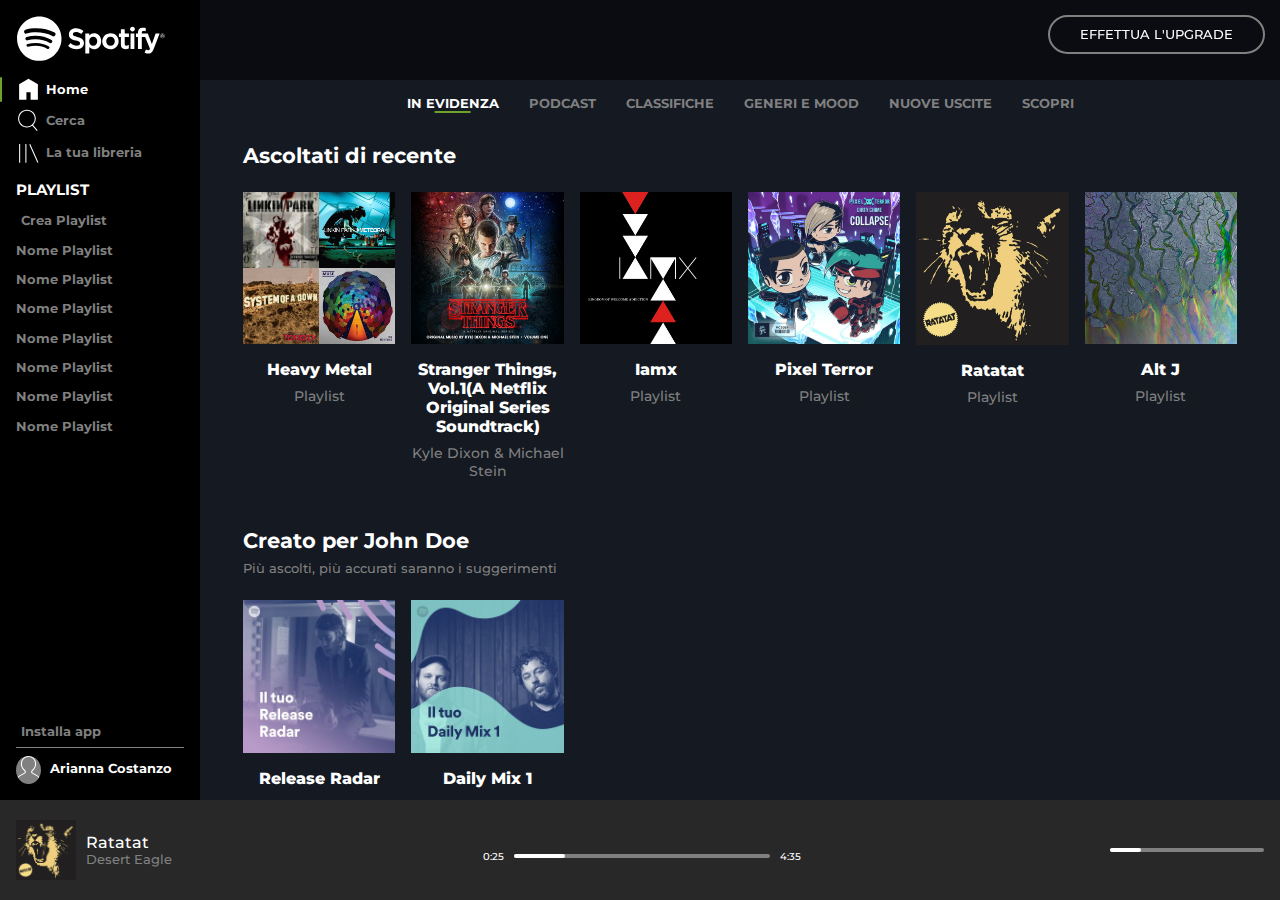
<file: index.html>
<!DOCTYPE html>
<html lang="it">
<head>
    <meta charset="UTF-8">
    <meta name="viewport" content="width=device-width, initial-scale=1.0">
    <meta name="author" content="Arianna Costanzo">
    <meta name="description" content="Spotify">
    <title>Spotify</title>
    <!-- favicon -->
    <link rel="icon" href="img/favicon.ico">
    <!-- google fonts -->
    <link rel="preconnect" href="https://fonts.googleapis.com">
    <link rel="preconnect" href="https://fonts.gstatic.com" crossorigin>
    <link href="https://fonts.googleapis.com/css2?family=Montserrat:wght@400;500;600;700&display=swap" rel="stylesheet">
    <!-- fontawesome -->
    <link rel='stylesheet' href='https://cdnjs.cloudflare.com/ajax/libs/font-awesome/6.5.0/css/all.min.css' integrity='sha512-Avb2QiuDEEvB4bZJYdft2mNjVShBftLdPG8FJ0V7irTLQ8Uo0qcPxh4Plq7G5tGm0rU+1SPhVotteLpBERwTkw==' crossorigin='anonymous'>
    <!-- stile -->
    <link rel="stylesheet" href="stile/style.css">
    <link rel="stylesheet" href="stile/responsive.css">
    
</head>
<body>
    <!-- main division -->
    <div class="main-division">

        <!-- body content -->
        <div class="body-content">
          
            <!-- sidebar -->
             <div class="sidebar">
                 <div class="sidebar-content">
                    <div class="sidebar-header">
                        <img class="d-sm-none" src="img/logo-small.svg" alt="logo spotify" id="spotify-logo">
                        <img class="d-none d-sm-block" id="spotify-logo-large" src="img/logo.svg" alt="spotify-logo">
                    </div>

                    <!-- sidebar nav -->
                    <ul class="sidebar-nav">
                        <li class="selected-category-side">
                            <img src="img/home.svg" alt="home icon">
                            <span class="d-none d-sm-inline">Home</span>
                        </li>
                        <li>
                            <img src="img/search.svg" alt="search icon">
                            <span class="d-none d-sm-inline">Cerca</span>
                        </li>
                        <li>
                            <img src="img/libreria.svg" alt="librery icon">
                            <span class="d-none d-sm-inline">La tua libreria</span>
                        </li>
                    </ul>

                    <!-- playlist -->
                    <div class="playlists d-none d-sm-block">
                        <h3>Playlist</h3>
                        <ul>
                            <li>
                                <i class="fa-solid fa-square-plus"></i>
                                Crea Playlist
                            </li>
                            <li>Nome Playlist</li>
                            <li>Nome Playlist</li>
                            <li>Nome Playlist</li>
                            <li>Nome Playlist</li>
                            <li>Nome Playlist</li>
                            <li>Nome Playlist</li>
                            <li>Nome Playlist</li>
                        </ul>
                    </div>
                </div>

                <!-- sidebar footer -->
                <div class="sidebar-footer">
                    <div class="install">
                        <i class="fa-regular fa-circle-down"></i>
                        <span class="d-none d-sm-inline">Installa app</span>

                    </div>
                    <div class="separator d-none d-sm-block"></div>
                    <div class="user">
                        <div class="profile-pic">
                            <img src="img/profile.svg" alt="profile picture">
                        </div>
                        <span class="d-none d-sm-inline">Arianna Costanzo</span>
                        
                    </div>
                </div>
            </div>
            <!-- fine sidebar -->


            <!-- main content container -->
            <div class="main-content-container">

                <!-- header -->
                <header>
                    <span class="btn"><a href="#">effettua l'upgrade</a></span>
                </header>
                <!-- fine header -->

                <!-- main -->
                <main class="container">

                    <!-- main navbar -->
                    <ul class="main-navbar">
                        <li class="active"><a href="#">in evidenza</a></li>
                        <li><a href="podcast.html">podcast</a></li>
                        <li><a href="classifiche.html">classifiche</a></li>
                        <li><a href="generi_mood.html">generi e mood</a></li>
                        <li><a href="nuove_uscite.html">nuove uscite</a></li>
                        <li><a href="scopri.html">scopri</a></li>
                    </ul>

                    <!-- section recently played -->
                    <section class="recently played">
                        <h2>Ascoltati di recente</h2>
                        <div class="row">
                            <div class="col">
                                <figure class="main-img-container" id="img-division-container">
                                    <img class="img-division" src="img/linkin_park.jpg" alt="linkin park">
                                    <img class="img-division" src="img/linkin_park2.jpg" alt="linkin park album 2">
                                    <img class="img-division" src="img/soad.jpg" alt="system of a dawn album">
                                    <img class="img-division" src="img/muse.jpg" alt="muse album">
                                    <div class="play-btn">
                                        <i class="fa-regular fa-circle-play"></i>
                                    </div>
                                </figure>
                                <div class="card">
                                    <p>Heavy Metal</p>
                                    <p>Playlist</p>
                                </div>
                            </div>
                            <div class="col">
                                <figure class="main-img-container">
                                    <img src="img/stranger.jpeg" alt="stranger things album">
                                    <div class="play-btn">
                                        <i class="fa-regular fa-circle-play"></i>
                                    </div>
                                </figure>
                                <div class="card">
                                    <p>Stranger Things, Vol.1(a Netflix Original Series Soundtrack)</p>
                                    <p>Kyle Dixon & Michael Stein</p>
                                </div>
                            </div>
                            <div class="col">
                                <figure class="main-img-container">
                                    <img src="img/iamx.jpg" alt="iamx album">
                                    <div class="play-btn">
                                        <i class="fa-regular fa-circle-play"></i>
                                    </div>
                                </figure>
                                <div class="card">
                                    <p>Iamx</p>
                                    <p>Playlist</p>
                                </div>
                            </div>
                            <div class="col">
                                <figure class="main-img-container">
                                    <img src="img/pixel_terror.jpg" alt="pixel terror album">
                                    <div class="play-btn">
                                        <i class="fa-regular fa-circle-play"></i>
                                    </div>
                                </figure>
                                <div class="card">
                                    <p>Pixel Terror</p>
                                    <p>Playlist</p>
                                </div>
                            </div>
                            <div class="col">
                                <figure class="main-img-container">
                                    <img src="img/ratatat.jpg" alt="ratatat album">
                                    <div class="play-btn">
                                        <i class="fa-regular fa-circle-play"></i>
                                    </div>
                                </figure>
                                <div class="card">
                                    <p>Ratatat</p>
                                    <p>Playlist</p>
                                </div>
                            </div>
                            <div class="col">
                                <figure class="main-img-container">
                                    <img src="img/altj.png" alt="alt j album">
                                    <div class="play-btn">
                                        <i class="fa-regular fa-circle-play"></i>
                                    </div>
                                </figure>
                                <div class="card">
                                    <p>Alt J</p>
                                    <p>Playlist</p>
                                </div>
                            </div>
                        </div>
                    </section>

                        <!-- section created for -->
                    <section class="created-for">
                        <h2>Creato per John Doe</h2>
                        <p>Più ascolti, più accurati saranno i suggerimenti</p>
                        <div class="row">
                            <div class="col">
                                <figure class="main-img-container">
                                    <img src="img/radar.jpeg" alt="radar">
                                    <div class="play-btn">
                                        <i class="fa-regular fa-circle-play"></i>
                                    </div>
                                </figure>
                                <div class="card">
                                    <p>Release Radar</p>
                                </div>
                            </div>
                            <div class="col">
                                <figure class="main-img-container">
                                    <img src="img/mixdaily.jpeg" alt="daily mix">
                                    <div class="play-btn">
                                        <i class="fa-regular fa-circle-play"></i>
                                    </div>
                                </figure>
                                <div class="card">
                                    <p>Daily Mix 1</p>
                                </div>
                            </div>
                        </div>

                        <!-- section most popular artists -->
                    </section>
                    <section class="most-popular">
                        <h2>Artisti più popolari</h2>
                        <p>Più ascolti, più accurati saranno i suggerimenti</p>
                        <div class="row">
                            <div class="col">
                                <figure class="main-img-container img-circle-container">
                                    <img src="img/youg.jpeg" alt="lana del rey album">
                                    <div class="play-btn">
                                        <i class="fa-regular fa-circle-play"></i>
                                    </div>
                                </figure>
                                <div class="card">
                                    <p>Lana Del Rey</p>
                                </div>
                            </div>
                            <div class="col">
                                <figure class="main-img-container img-circle-container">
                                    <img src="img/einaudi.jpeg" alt="ludovico einaudi">
                                    <div class="play-btn">
                                        <i class="fa-regular fa-circle-play"></i>
                                    </div>
                                </figure>
                                <div class="card">
                                    <p>Ludovico Einaudi</p>
                                </div>
                            </div>
                        </div>
                    </section>

                </main>
                <!-- fine main -->

            </div> 
            <!-- fine main content container -->
        </div>

        <!-- footer -->
        <footer>

            <!-- footer left -->
            <div class="player-left">
                <div class="player-img">
                    <img src="img/ratatat.jpg" alt="ratatat album ">
                </div>
                <div class="player-song">
                    <p>Ratatat</p>
                    <p>Desert Eagle</p>
                </div>
                <div class="player-left-icons d-md-flex">
                    <i class="fa-regular fa-heart"></i>
                    <i class="fa-regular fa-folder"></i>
                </div>
            </div>

            <!-- footer central -->
            <div class="player-central">
                <div class="player-top">
                    <i class="fa-solid fa-shuffle"></i>
                    <i class="fa-solid fa-backward-step"></i>
                    <i class="fa-regular fa-circle-play"></i>
                    <i class="fa-solid fa-forward-step"></i>
                    <i class="fa-solid fa-rotate-right"></i>
                </div>
                <div class="player-bottom">
                    <span>0:25</span>
                    <div class="player-time"></div>
                    <span>4:35</span>
                </div>
            </div>

            <!-- footer right -->
            <div class="player-right">
                <i class="fa-solid fa-list"></i>
                <i class="fa-solid fa-display"></i>
                <i class="fa-solid fa-volume-high"></i>
                <div class="player-time player-volume"></div>
            </div>
        </footer>
        <!-- fine footer -->

    </div>
    <!-- fine main division -->
</body>
</html>
</file>
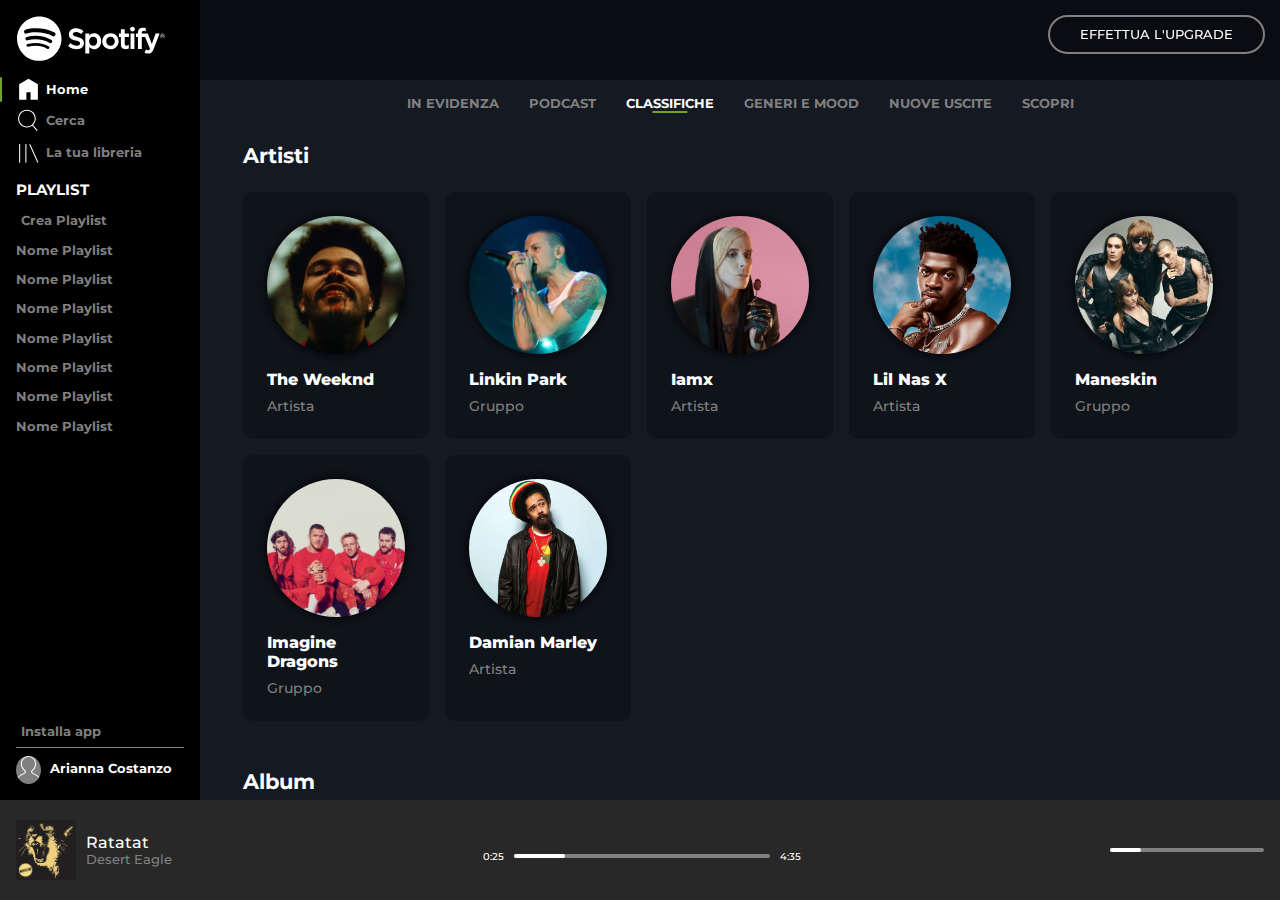
<file: classifiche.html>
<!DOCTYPE html>
<html lang="it">
<head>
    <meta charset="UTF-8">
    <meta name="viewport" content="width=device-width, initial-scale=1.0">
    <meta name="author" content="Arianna Costanzo">
    <meta name="description" content="Spotify">
    <title>Spotify</title>
    <!-- favicon -->
    <link rel="icon" href="img/favicon.ico">
    <!-- google fonts -->
    <link rel="preconnect" href="https://fonts.googleapis.com">
    <link rel="preconnect" href="https://fonts.gstatic.com" crossorigin>
    <link href="https://fonts.googleapis.com/css2?family=Montserrat:wght@400;500;600;700&display=swap" rel="stylesheet">
    <!-- fontawesome -->
    <link rel='stylesheet' href='https://cdnjs.cloudflare.com/ajax/libs/font-awesome/6.5.0/css/all.min.css' integrity='sha512-Avb2QiuDEEvB4bZJYdft2mNjVShBftLdPG8FJ0V7irTLQ8Uo0qcPxh4Plq7G5tGm0rU+1SPhVotteLpBERwTkw==' crossorigin='anonymous'>
    <!-- stile -->
    <link rel="stylesheet" href="stile/style.css">
    <link rel="stylesheet" href="stile/classifiche.css">
    <link rel="stylesheet" href="stile/responsive.css">
    
</head>
<body>
    <!-- main division -->
    <div class="main-division">

        <!-- body content -->
        <div class="body-content">
          
            <!-- sidebar -->
             <div class="sidebar">
                 <div class="sidebar-content">
                    <div class="sidebar-header">
                        <img class="d-sm-none" src="img/logo-small.svg" alt="logo spotify" id="spotify-logo">
                        <img class="d-none d-sm-block" id="spotify-logo-large" src="img/logo.svg" alt="spotify-logo">
                    </div>

                    <!-- sidebar nav -->
                    <ul class="sidebar-nav">
                        <li class="selected-category-side">
                            <img src="img/home.svg" alt="home icon">
                            <span class="d-none d-sm-inline">Home</span>
                        </li>
                        <li>
                            <img src="img/search.svg" alt="search icon">
                            <span class="d-none d-sm-inline">Cerca</span>
                        </li>
                        <li>
                            <img src="img/libreria.svg" alt="librery icon">
                            <span class="d-none d-sm-inline">La tua libreria</span>
                        </li>
                    </ul>

                    <!-- playlist -->
                    <div class="playlists d-none d-sm-block">
                        <h3>Playlist</h3>
                        <ul>
                            <li>
                                <i class="fa-solid fa-square-plus"></i>
                                Crea Playlist
                            </li>
                            <li>Nome Playlist</li>
                            <li>Nome Playlist</li>
                            <li>Nome Playlist</li>
                            <li>Nome Playlist</li>
                            <li>Nome Playlist</li>
                            <li>Nome Playlist</li>
                            <li>Nome Playlist</li>
                        </ul>
                    </div>
                </div>

                <!-- sidebar footer -->
                <div class="sidebar-footer">
                    <div class="install">
                        <i class="fa-regular fa-circle-down"></i>
                        <span class="d-none d-sm-inline">Installa app</span>

                    </div>
                    <div class="separator d-none d-sm-block"></div>
                    <div class="user">
                        <div class="profile-pic">
                            <img src="img/profile.svg" alt="profile picture">
                        </div>
                        <span class="d-none d-sm-inline">Arianna Costanzo</span>
                        
                    </div>
                </div>
            </div>
            <!-- fine sidebar -->


            <!-- main content container -->
            <div class="main-content-container">

                <!-- header -->
                <header>
                    <span class="btn"><a href="#">effettua l'upgrade</a></span>
                </header>
                <!-- fine header -->

                <!-- main -->
                <main class="container">

                    <!-- main navbar -->
                    <ul class="main-navbar">
                        <li ><a href="index.html">in evidenza</a></li>
                        <li><a href="podcast.html">podcast</a></li>
                        <li class="active"><a href="#">classifiche</a></li>
                        <li><a href="generi_mood.html">generi e mood</a></li>
                        <li><a href="nuove_uscite.html">nuove uscite</a></li>
                        <li><a href="scopri.html">scopri</a></li>
                    </ul>

                   <!-- sezione artisti -->
                    <section>
                        <h2>Artisti</h2>
                        <div class="row">
                            <div class="classifiche-col">
                                <div class="space">
                                    <figure class="main-img-container img-circle-container">
                                        <img src="img/the_weeknd.jpg" alt="the weeknd">
                                    </figure>
                                    <div class="card">
                                        <p>The Weeknd</p>
                                        <p>Artista</p>
                                    </div>
                                    <div class="like">
                                        <i class="fa-regular fa-heart"></i>
                                        <i class="fa-solid fa-heart"></i>
                                    </div>
                                </div>
                            </div>
                            <div class="classifiche-col">
                                <div class="space">
                                    <figure class="main-img-container img-circle-container">
                                        <img src="img/chester.jpg" alt="linkin park">
                                    </figure>
                                    <div class="card">
                                        <p>Linkin Park</p>
                                        <p>Gruppo</p>
                                    </div>
                                    <div class="like">
                                        <i class="fa-regular fa-heart"></i>
                                        <i class="fa-solid fa-heart"></i>
                                    </div>
                                </div>
                            </div>
                            <div class="classifiche-col">
                                <div class="space">
                                    <figure class="main-img-container img-circle-container">
                                        <img src="img/iamx.avif" alt="linkin park">
                                    </figure>
                                    <div class="card">
                                        <p>Iamx</p>
                                        <p>Artista</p>
                                    </div>
                                    <div class="like">
                                        <i class="fa-regular fa-heart"></i>
                                        <i class="fa-solid fa-heart"></i>
                                    </div>
                                </div>
                            </div>
                            <div class="classifiche-col">
                                <div class="space">
                                    <figure class="main-img-container img-circle-container">
                                        <img src="img/hiphop.jpg" alt="linkin park">
                                    </figure>
                                    <div class="card">
                                        <p>Lil Nas X</p>
                                        <p>Artista</p>
                                    </div>
                                    <div class="like">
                                        <i class="fa-regular fa-heart"></i>
                                        <i class="fa-solid fa-heart"></i>
                                    </div>
                                </div>
                            </div>
                            <div class="classifiche-col">
                                <div class="space">
                                    <figure class="main-img-container img-circle-container">
                                        <img src="img/maneskin.jpg" alt="linkin park">
                                    </figure>
                                    <div class="card">
                                        <p>Maneskin</p>
                                        <p>Gruppo</p>
                                    </div>
                                    <div class="like">
                                        <i class="fa-regular fa-heart"></i>
                                        <i class="fa-solid fa-heart"></i>
                                    </div>
                                </div>
                            </div>
                            <div class="classifiche-col">
                                <div class="space">
                                    <figure class="main-img-container img-circle-container">
                                        <img src="img/imagine.jpg" alt="linkin park">
                                    </figure>
                                    <div class="card">
                                        <p>Imagine Dragons</p>
                                        <p>Gruppo</p>
                                    </div>
                                    <div class="like">
                                        <i class="fa-regular fa-heart"></i>
                                        <i class="fa-solid fa-heart"></i>
                                    </div>
                                </div>
                            </div>
                            <div class="classifiche-col">
                                <div class="space">
                                    <figure class="main-img-container img-circle-container">
                                        <img src="img/damian.jpg" alt="linkin park">
                                    </figure>
                                    <div class="card">
                                        <p>Damian Marley</p>
                                        <p>Artista</p>
                                    </div>
                                    <div class="like">
                                        <i class="fa-regular fa-heart"></i>
                                        <i class="fa-solid fa-heart"></i>
                                    </div>
                                </div>
                            </div>
                        </div>
                    </section>
                    <!-- sezione artisti -->

                    <!-- sezione album -->
                    <section>
                        <h2>Album</h2>
                        <div class="row">
                            <div class="classifiche-col">
                                <div class="space">
                                    <figure class="main-img-container">
                                        <img src="img/ccrizzi.png" alt="linkin park">
                                    </figure>
                                    <div class="card">
                                        <p>CCRizzi 2.0</p>
                                        <p>2023 &#183; Artisti Vari</p>
                                    </div>
                                    <div class="like">
                                        <i class="fa-regular fa-heart"></i>
                                        <i class="fa-solid fa-heart"></i>
                                    </div>
                                </div>
                            </div>
                            <div class="classifiche-col">
                                <div class="space">
                                    <figure class="main-img-container">
                                        <img src="img/linkin_park.jpg" alt="linkin park">
                                    </figure>
                                    <div class="card">
                                        <p>Hybrid Theory</p>
                                        <p>2000 &#183; Linkin Park</p>
                                    </div>
                                    <div class="like">
                                        <i class="fa-regular fa-heart"></i>
                                        <i class="fa-solid fa-heart"></i>
                                    </div>
                                </div>
                            </div>
                            <div class="classifiche-col">
                                <div class="space">
                                    <figure class="main-img-container">
                                        <img src="img/hollow knight.webp" alt="linkin park">
                                    </figure>
                                    <div class="card">
                                        <p>Hollow Knight (OST)</p>
                                        <p>2022 &#183; Christopher Larkin</p>
                                    </div>
                                    <div class="like">
                                        <i class="fa-regular fa-heart"></i>
                                        <i class="fa-solid fa-heart"></i>
                                    </div>
                                </div>
                            </div>
                            <div class="classifiche-col">
                                <div class="space">
                                    <figure class="main-img-container">
                                        <img src="img/pixel_2.jpg" alt="linkin park">
                                    </figure>
                                    <div class="card">
                                        <p>Upgrade EP</p>
                                        <p>2020 &#183; Pixel Terror</p>
                                    </div>
                                    <div class="like">
                                        <i class="fa-regular fa-heart"></i>
                                        <i class="fa-solid fa-heart"></i>
                                    </div>
                                </div>
                            </div>
                            <div class="classifiche-col">
                                <div class="space">
                                    <figure class="main-img-container">
                                        <img src="img/genshin.png" alt="linkin park">
                                    </figure>
                                    <div class="card">
                                        <p>Genshin Impact OST (COMPLETE)</p>
                                        <p>2021 &#183; TheSoul Playlists</p>
                                    </div>
                                    <div class="like">
                                        <i class="fa-regular fa-heart"></i>
                                        <i class="fa-solid fa-heart"></i>
                                    </div>

                                </div>
                            </div>
                            <div class="classifiche-col">
                                <div class="space">
                                    <figure class="main-img-container">
                                        <img src="img/scirokko.jpg" alt="linkin park">
                                    </figure>
                                    <div class="card">
                                        <p>Flying</p>
                                        <p>2022 &#183; Scirokko</p>
                                    </div>
                                    <div class="like">
                                        <i class="fa-regular fa-heart"></i>
                                        <i class="fa-solid fa-heart"></i>
                                    </div>
                                </div>
                            </div>
                            <div class="classifiche-col">
                                <div class="space">
                                    <figure class="main-img-container">
                                        <img src="img/anime.jpg" alt="linkin park">
                                    </figure>
                                    <div class="card">
                                        <p>Giapponesi</p>
                                        <p>2021 &#183; Arianna</p>
                                    </div>
                                    <div class="like">
                                        <i class="fa-regular fa-heart"></i>
                                        <i class="fa-solid fa-heart"></i>
                                    </div>
                                </div>
                            </div>
                        </div>
                    </section>
                    <!-- fine sezione album -->

                    <!-- sezione podcast -->
                    <section>
                        <h2>Podcast</h2>
                        <div class="row">
                            <div class="classifiche-col">
                                <div class="space">
                                    <figure class="main-img-container">
                                        <img src="img/libraia.jpg" alt="linkin park">
                                    </figure>
                                    <div class="card">
                                        <p>La Libraia tascabile</p>
                                        <p>Spotify Studios</p>
                                    </div>
                                    <div class="like">
                                        <i class="fa-regular fa-heart"></i>
                                        <i class="fa-solid fa-heart"></i>
                                    </div>
                                </div>
                            </div>
                            <div class="classifiche-col">
                                <div class="space">
                                    <figure class="main-img-container">
                                        <img src="img/storia.jpg" alt="linkin park">
                                    </figure>
                                    <div class="card">
                                        <p>Storia del mio nome</p>
                                        <p>Spotify Studios</p>
                                    </div>
                                    <div class="like">
                                        <i class="fa-regular fa-heart"></i>
                                        <i class="fa-solid fa-heart"></i>
                                    </div>
                                </div>
                            </div>
                            <div class="classifiche-col">
                                <div class="space">
                                    <figure class="main-img-container">
                                        <img src="img/qqss.jpg" alt="linkin park">
                                    </figure>
                                    <div class="card">
                                        <p>I Migliori Videogiochi</p>
                                        <p>Quei Due Sul Server</p>
                                    </div>
                                    <div class="like">
                                        <i class="fa-regular fa-heart"></i>
                                        <i class="fa-solid fa-heart"></i>
                                    </div>
                                </div>
                            </div>
                            <div class="classifiche-col">
                                <div class="space">
                                    <figure class="main-img-container">
                                        <img src="img/yotobi.jpg" alt="linkin park">
                                    </figure>
                                    <div class="card">
                                        <p>Storie Incredibili</p>
                                        <p>Yotobi</p>
                                    </div>
                                    <div class="like">
                                        <i class="fa-regular fa-heart"></i>
                                        <i class="fa-solid fa-heart"></i>
                                    </div>
                                </div>
                            </div>
                            <div class="classifiche-col">
                                <div class="space">
                                    <figure class="main-img-container">
                                        <img src="img/sogni.jpg" alt="linkin park">
                                    </figure>
                                    <div class="card">
                                        <p>Il Mistero Dei Sogni</p>
                                        <p>L'Officina Dei Sogni</p>
                                    </div>
                                    <div class="like">
                                        <i class="fa-regular fa-heart"></i>
                                        <i class="fa-solid fa-heart"></i>
                                    </div>
                                </div>
                            </div>
                            <div class="classifiche-col">
                                <div class="space">
                                    <figure class="main-img-container">
                                        <img src="img/chora.jpg" alt="linkin park">
                                    </figure>
                                    <div class="card">
                                        <p>Stories</p>
                                        <p>Chora</p>
                                    </div>
                                    <div class="like">
                                        <i class="fa-regular fa-heart"></i>
                                        <i class="fa-solid fa-heart"></i>
                                    </div>
                                </div>
                            </div>
                            <div class="classifiche-col">
                                <div class="space">
                                    <figure class="main-img-container">
                                        <img src="img/tutte_le_volte.jpg" alt="linkin park">
                                    </figure>
                                    <div class="card">
                                        <p>Tutte Le Volte Che</p>
                                        <p>Camilla </p>
                                    </div>
                                    <div class="like">
                                        <i class="fa-regular fa-heart"></i>
                                        <i class="fa-solid fa-heart"></i>
                                    </div>
                                </div>
                            </div>
                            
                        </div>
                    </section>
                    <!-- fine sezione podcast -->
                    

                </main>
                <!-- fine main -->

            </div> 
            <!-- fine main content container -->
        </div>

        <!-- footer -->
        <footer>

            <!-- footer left -->
            <div class="player-left">
                <div class="player-img">
                    <img src="img/ratatat.jpg" alt="ratatat album ">
                </div>
                <div class="player-song">
                    <p>Ratatat</p>
                    <p>Desert Eagle</p>
                </div>
                <div class="player-left-icons d-md-flex">
                    <i class="fa-regular fa-heart"></i>
                    <i class="fa-regular fa-folder"></i>
                </div>
            </div>

            <!-- footer central -->
            <div class="player-central">
                <div class="player-top">
                    <i class="fa-solid fa-shuffle"></i>
                    <i class="fa-solid fa-backward-step"></i>
                    <i class="fa-regular fa-circle-play"></i>
                    <i class="fa-solid fa-forward-step"></i>
                    <i class="fa-solid fa-rotate-right"></i>
                </div>
                <div class="player-bottom">
                    <span>0:25</span>
                    <div class="player-time"></div>
                    <span>4:35</span>
                </div>
            </div>

            <!-- footer right -->
            <div class="player-right">
                <i class="fa-solid fa-list"></i>
                <i class="fa-solid fa-display"></i>
                <i class="fa-solid fa-volume-high"></i>
                <div class="player-time player-volume"></div>
            </div>
        </footer>
        <!-- fine footer -->

    </div>
    <!-- fine main division -->
</body>
</html>
</file>
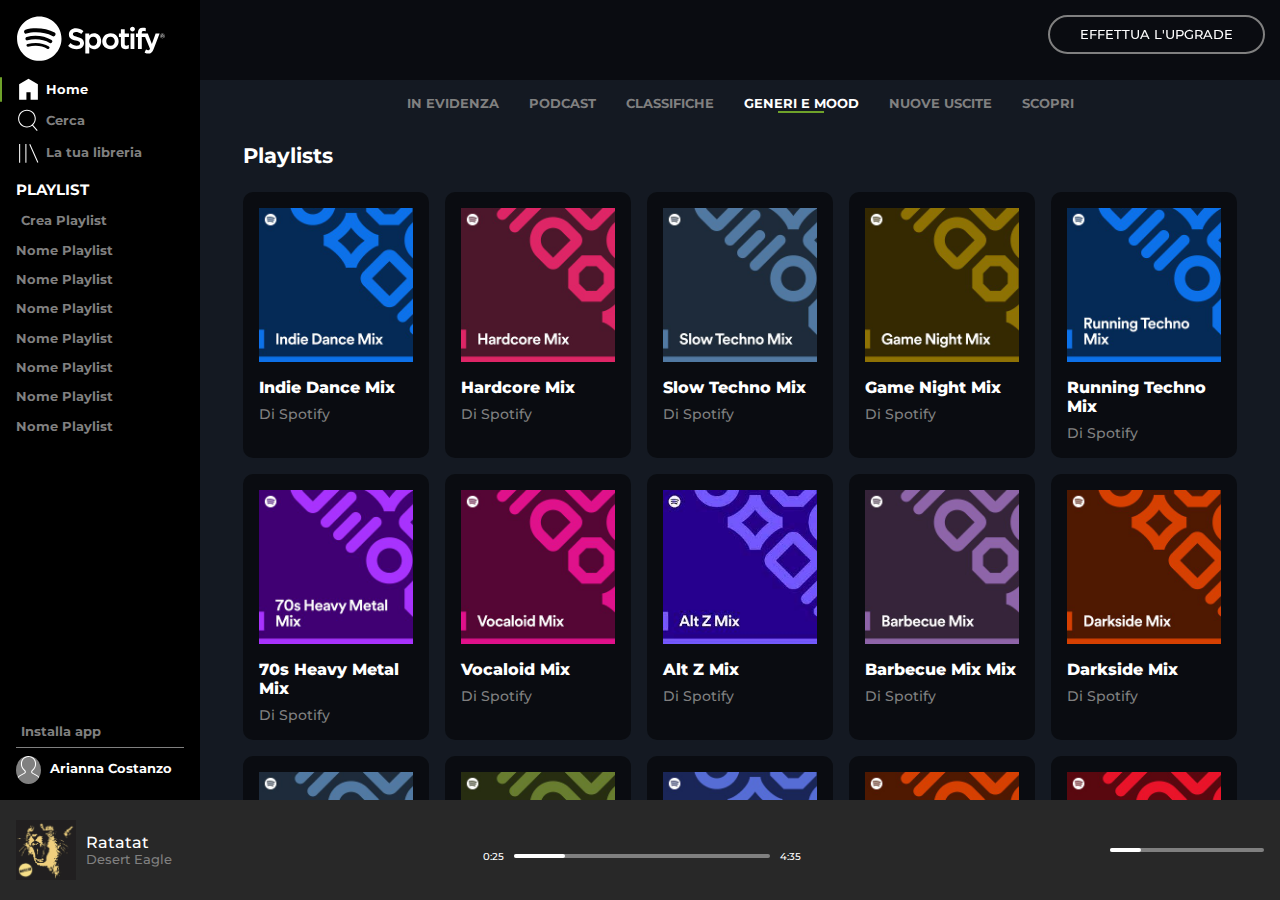
<file: generi_mood.html>
<!DOCTYPE html>
<html lang="it">
<head>
    <meta charset="UTF-8">
    <meta name="viewport" content="width=device-width, initial-scale=1.0">
    <meta name="author" content="Arianna Costanzo">
    <meta name="description" content="Spotify">
    <title>Spotify</title>
    <!-- favicon -->
    <link rel="icon" href="img/favicon.ico">
    <!-- google fonts -->
    <link rel="preconnect" href="https://fonts.googleapis.com">
    <link rel="preconnect" href="https://fonts.gstatic.com" crossorigin>
    <link href="https://fonts.googleapis.com/css2?family=Montserrat:wght@400;500;600;700&display=swap" rel="stylesheet">
    <!-- fontawesome -->
    <link rel='stylesheet' href='https://cdnjs.cloudflare.com/ajax/libs/font-awesome/6.5.0/css/all.min.css' integrity='sha512-Avb2QiuDEEvB4bZJYdft2mNjVShBftLdPG8FJ0V7irTLQ8Uo0qcPxh4Plq7G5tGm0rU+1SPhVotteLpBERwTkw==' crossorigin='anonymous'>
    <!-- stile -->
    <link rel="stylesheet" href="stile/style.css">
    <link rel="stylesheet" href="stile/generi_mood.css">
    <link rel="stylesheet" href="stile/responsive.css">
    
</head>
<body>
    <!-- main division -->
    <div class="main-division">

        <!-- body content -->
        <div class="body-content">
          
            <!-- sidebar -->
             <div class="sidebar">
                 <div class="sidebar-content">
                    <div class="sidebar-header">
                        <img class="d-sm-none" src="img/logo-small.svg" alt="logo spotify" id="spotify-logo">
                        <img class="d-none d-sm-block" id="spotify-logo-large" src="img/logo.svg" alt="spotify-logo">
                    </div>

                    <!-- sidebar nav -->
                    <ul class="sidebar-nav">
                        <li class="selected-category-side">
                            <img src="img/home.svg" alt="home icon">
                            <span class="d-none d-sm-inline">Home</span>
                        </li>
                        <li>
                            <img src="img/search.svg" alt="search icon">
                            <span class="d-none d-sm-inline">Cerca</span>
                        </li>
                        <li>
                            <img src="img/libreria.svg" alt="librery icon">
                            <span class="d-none d-sm-inline">La tua libreria</span>
                        </li>
                    </ul>

                    <!-- playlist -->
                    <div class="playlists d-none d-sm-block">
                        <h3>Playlist</h3>
                        <ul>
                            <li>
                                <i class="fa-solid fa-square-plus"></i>
                                Crea Playlist
                            </li>
                            <li>Nome Playlist</li>
                            <li>Nome Playlist</li>
                            <li>Nome Playlist</li>
                            <li>Nome Playlist</li>
                            <li>Nome Playlist</li>
                            <li>Nome Playlist</li>
                            <li>Nome Playlist</li>
                        </ul>
                    </div>
                </div>

                <!-- sidebar footer -->
                <div class="sidebar-footer">
                    <div class="install">
                        <i class="fa-regular fa-circle-down"></i>
                        <span class="d-none d-sm-inline">Installa app</span>

                    </div>
                    <div class="separator d-none d-sm-block"></div>
                    <div class="user">
                        <div class="profile-pic">
                            <img src="img/profile.svg" alt="profile picture">
                        </div>
                        <span class="d-none d-sm-inline">Arianna Costanzo</span>
                        
                    </div>
                </div>
            </div>
            <!-- fine sidebar -->


            <!-- main content container -->
            <div class="main-content-container">

                <!-- header -->
                <header>
                    <span class="btn"><a href="#">effettua l'upgrade</a></span>
                </header>
                <!-- fine header -->

                <!-- main -->
                <main class="container">

                    <!-- main navbar -->
                    <ul class="main-navbar">
                        <li><a href="index.html">in evidenza</a></li>
                        <li><a href="podcast.html">podcast</a></li>
                        <li><a href="classifiche.html">classifiche</a></li>
                        <li  class="active"><a href="#">generi e mood</a></li>
                        <li><a href="nuove_uscite.html">nuove uscite</a></li>
                        <li><a href="scopri.html">scopri</a></li>
                    </ul>

                    

                    <section>
                        <h2>Playlists</h2>
                        <div class="row">
                            <div class="generi-mood-col">
                                <div class="space">
                                    <div class="card">
                                        <figure class="main-img-container">
                                            <img src="img/mix/indie-dance.jpg" alt="linkin park">
                                        </figure>
                                        <div class="card">
                                            <p>Indie dance Mix</p>
                                            <p>Di Spotify</p>
                                        </div>
                                        <div class="play-btn-green">
                                            <i class="fa-solid fa-circle-play"></i>
                                        </div>
                                    </div>
                                </div>
                            </div>
                            <div class="generi-mood-col">
                                <div class="space">
                                    <div class="card">
                                        <figure class="main-img-container">
                                            <img src="img/mix/hardcore.jpg" alt="linkin park">
                                        </figure>
                                        <div class="card">
                                            <p>Hardcore mix</p>
                                            <p>Di Spotify</p>
                                        </div>
                                        <div class="play-btn-green">
                                            <i class="fa-solid fa-circle-play"></i>
                                        </div>
                                    </div>
                                </div>
                            </div>
                            <div class="generi-mood-col">
                                <div class="space">
                                    <div class="card">
                                        <figure class="main-img-container">
                                            <img src="img/mix/slowtechno.jpg" alt="linkin park">
                                        </figure>
                                        <div class="card">
                                            <p>slow techno mix</p>
                                            <p>Di Spotify</p>
                                        </div>
                                        <div class="play-btn-green">
                                            <i class="fa-solid fa-circle-play"></i>
                                        </div>
                                    </div>
                                </div>
                            </div>
                            <div class="generi-mood-col">
                                <div class="space">
                                    <div class="card">
                                        <figure class="main-img-container">
                                            <img src="img/mix/game-night.jpg" alt="linkin park">
                                        </figure>
                                        <div class="card">
                                            <p>Game night mix</p>
                                            <p>Di Spotify</p>
                                        </div>
                                        <div class="play-btn-green">
                                            <i class="fa-solid fa-circle-play"></i>
                                        </div>
                                    </div>
                                </div>
                            </div>
                            <div class="generi-mood-col">
                                <div class="space">
                                    <div class="card">
                                        <figure class="main-img-container">
                                            <img src="img/mix/running-techno.jpg" alt="linkin park">
                                        </figure>
                                        <div class="card">
                                            <p>running techno mix</p>
                                            <p>Di Spotify</p>
                                        </div>
                                        <div class="play-btn-green">
                                            <i class="fa-solid fa-circle-play"></i>
                                        </div>
                                    </div>
                                </div>
                            </div>
                            <div class="generi-mood-col">
                                <div class="space">
                                    <div class="card">
                                        <figure class="main-img-container">
                                            <img src="img/mix/70s-heavy-metal.jpg" alt="linkin park">
                                        </figure>
                                        <div class="card">
                                            <p>70s heavy metal mix</p>
                                            <p>Di Spotify</p>
                                        </div>
                                        <div class="play-btn-green">
                                            <i class="fa-solid fa-circle-play"></i>
                                        </div>
                                    </div>
                                </div>
                            </div>
                            <div class="generi-mood-col">
                                <div class="space">
                                    <div class="card">
                                        <figure class="main-img-container">
                                            <img src="img/mix/vocaloid.jpg" alt="linkin park">
                                        </figure>
                                        <div class="card">
                                            <p>vocaloid mix</p>
                                            <p>Di Spotify</p>
                                        </div>
                                        <div class="play-btn-green">
                                            <i class="fa-solid fa-circle-play"></i>
                                        </div>
                                    </div>
                                </div>
                            </div>
                            <div class="generi-mood-col">
                                <div class="space">
                                    <div class="card">
                                        <figure class="main-img-container">
                                            <img src="img/mix/alt-z.jpg" alt="linkin park">
                                        </figure>
                                        <div class="card">
                                            <p>alt z mix</p>
                                            <p>Di Spotify</p>
                                        </div>
                                        <div class="play-btn-green">
                                            <i class="fa-solid fa-circle-play"></i>
                                        </div>
                                    </div>
                                </div>
                            </div>
                            <div class="generi-mood-col">
                                <div class="space">
                                    <div class="card">
                                        <figure class="main-img-container">
                                            <img src="img/mix/barbecue.jpg" alt="linkin park">
                                        </figure>
                                        <div class="card">
                                            <p>barbecue mix mix</p>
                                            <p>Di Spotify</p>
                                        </div>
                                        <div class="play-btn-green">
                                            <i class="fa-solid fa-circle-play"></i>
                                        </div>
                                    </div>
                                </div>
                            </div>
                            <div class="generi-mood-col">
                                <div class="space">
                                    <div class="card">
                                        <figure class="main-img-container">
                                            <img src="img/mix/darkside.jpg" alt="linkin park">
                                        </figure>
                                        <div class="card">
                                            <p>Darkside mix</p>
                                            <p>Di Spotify</p>
                                        </div>
                                        <div class="play-btn-green">
                                            <i class="fa-solid fa-circle-play"></i>
                                        </div>
                                    </div>
                                </div>
                            </div>
                            <div class="generi-mood-col">
                                <div class="space">
                                    <div class="card">
                                        <figure class="main-img-container">
                                            <img src="img/mix/party.jpg" alt="linkin park">
                                        </figure>
                                        <div class="card">
                                            <p>Party mix</p>
                                            <p>Di Spotify</p>
                                        </div>
                                        <div class="play-btn-green">
                                            <i class="fa-solid fa-circle-play"></i>
                                        </div>
                                    </div>
                                </div>
                            </div>
                            <div class="generi-mood-col">
                                <div class="space">
                                    <div class="card">
                                        <figure class="main-img-container">
                                            <img src="img/mix/yearning.jpg" alt="linkin park">
                                        </figure>
                                        <div class="card">
                                            <p>Yearning mix</p>
                                            <p>Di Spotify</p>
                                        </div>
                                        <div class="play-btn-green">
                                            <i class="fa-solid fa-circle-play"></i>
                                        </div>
                                    </div>
                                </div>
                            </div>
                            <div class="generi-mood-col">
                                <div class="space">
                                    <div class="card">
                                        <figure class="main-img-container">
                                            <img src="img/mix/easy-listening.jpg" alt="linkin park">
                                        </figure>
                                        <div class="card">
                                            <p>Easy listening mix</p>
                                            <p>Di Spotify</p>
                                        </div>
                                        <div class="play-btn-green">
                                            <i class="fa-solid fa-circle-play"></i>
                                        </div>
                                    </div>
                                </div>
                            </div>
                            <div class="generi-mood-col">
                                <div class="space">
                                    <div class="card">
                                        <figure class="main-img-container">
                                            <img src="img/mix/sunday-easy-listening.jpg" alt="linkin park">
                                        </figure>
                                        <div class="card">
                                            <p>Synday easy listening mix</p>
                                            <p>Di Spotify</p>
                                        </div>
                                        <div class="play-btn-green">
                                            <i class="fa-solid fa-circle-play"></i>
                                        </div>
                                    </div>
                                </div>
                            </div>
                            <div class="generi-mood-col">
                                <div class="space">
                                    <div class="card">
                                        <figure class="main-img-container">
                                            <img src="img/mix/sad-love.jpg" alt="linkin park">
                                        </figure>
                                        <div class="card">
                                            <p>sad love mix</p>
                                            <p>Di Spotify</p>
                                        </div>
                                        <div class="play-btn-green">
                                            <i class="fa-solid fa-circle-play"></i>
                                        </div>
                                    </div>
                                </div>
                            </div>
                            
                        </div>
                    </section>

                </main>
                <!-- fine main -->

            </div> 
            <!-- fine main content container -->
        </div>

        <!-- footer -->
        <footer>

            <!-- footer left -->
            <div class="player-left">
                <div class="player-img">
                    <img src="img/ratatat.jpg" alt="ratatat album ">
                </div>
                <div class="player-song">
                    <p>Ratatat</p>
                    <p>Desert Eagle</p>
                </div>
                <div class="player-left-icons d-md-flex">
                    <i class="fa-regular fa-heart"></i>
                    <i class="fa-regular fa-folder"></i>
                </div>
            </div>

            <!-- footer central -->
            <div class="player-central">
                <div class="player-top">
                    <i class="fa-solid fa-shuffle"></i>
                    <i class="fa-solid fa-backward-step"></i>
                    <i class="fa-regular fa-circle-play"></i>
                    <i class="fa-solid fa-forward-step"></i>
                    <i class="fa-solid fa-rotate-right"></i>
                </div>
                <div class="player-bottom">
                    <span>0:25</span>
                    <div class="player-time"></div>
                    <span>4:35</span>
                </div>
            </div>

            <!-- footer right -->
            <div class="player-right">
                <i class="fa-solid fa-list"></i>
                <i class="fa-solid fa-display"></i>
                <i class="fa-solid fa-volume-high"></i>
                <div class="player-time player-volume"></div>
            </div>
        </footer>
        <!-- fine footer -->

    </div>
    <!-- fine main division -->
</body>
</html>
</file>
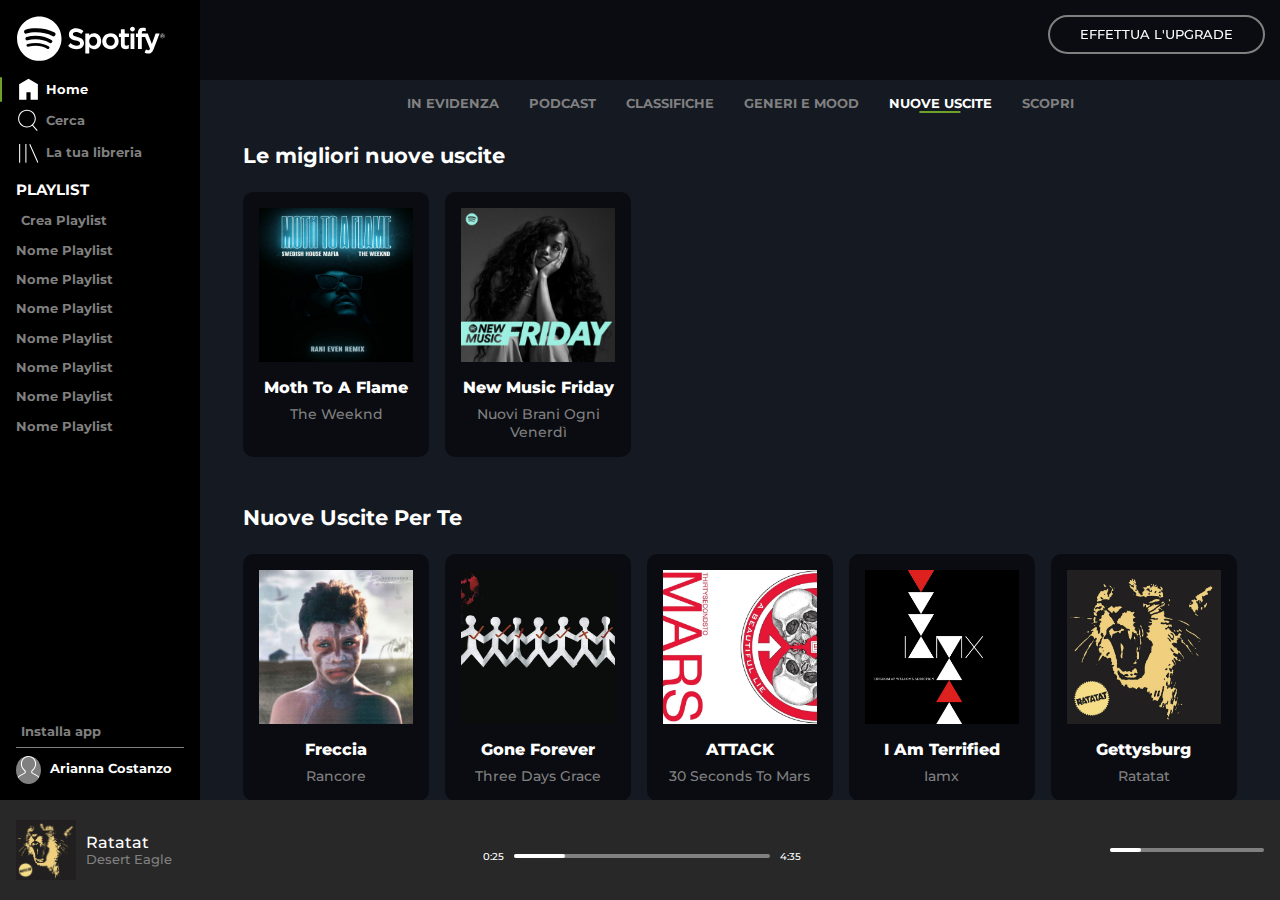
<file: nuove_uscite.html>
<!DOCTYPE html>
<html lang="it">
<head>
    <meta charset="UTF-8">
    <meta name="viewport" content="width=device-width, initial-scale=1.0">
    <meta name="author" content="Arianna Costanzo">
    <meta name="description" content="Spotify">
    <title>Spotify</title>
    <!-- favicon -->
    <link rel="icon" href="img/favicon.ico">
    <!-- google fonts -->
    <link rel="preconnect" href="https://fonts.googleapis.com">
    <link rel="preconnect" href="https://fonts.gstatic.com" crossorigin>
    <link href="https://fonts.googleapis.com/css2?family=Montserrat:wght@400;500;600;700&display=swap" rel="stylesheet">
    <!-- fontawesome -->
    <link rel='stylesheet' href='https://cdnjs.cloudflare.com/ajax/libs/font-awesome/6.5.0/css/all.min.css' integrity='sha512-Avb2QiuDEEvB4bZJYdft2mNjVShBftLdPG8FJ0V7irTLQ8Uo0qcPxh4Plq7G5tGm0rU+1SPhVotteLpBERwTkw==' crossorigin='anonymous'>
    <!-- stile -->
    <link rel="stylesheet" href="stile/style.css">
    <link rel="stylesheet" href="stile/nuove_uscite.css">
    <link rel="stylesheet" href="stile/responsive.css">
    
</head>
<body>
    <!-- main division -->
    <div class="main-division">

        <!-- body content -->
        <div class="body-content">
          
            <!-- sidebar -->
             <div class="sidebar">
                 <div class="sidebar-content">
                    <div class="sidebar-header">
                        <img class="d-sm-none" src="img/logo-small.svg" alt="logo spotify" id="spotify-logo">
                        <img class="d-none d-sm-block" id="spotify-logo-large" src="img/logo.svg" alt="spotify-logo">
                    </div>

                    <!-- sidebar nav -->
                    <ul class="sidebar-nav">
                        <li class="selected-category-side">
                            <img src="img/home.svg" alt="home icon">
                            <span class="d-none d-sm-inline">Home</span>
                        </li>
                        <li>
                            <img src="img/search.svg" alt="search icon">
                            <span class="d-none d-sm-inline">Cerca</span>
                        </li>
                        <li>
                            <img src="img/libreria.svg" alt="librery icon">
                            <span class="d-none d-sm-inline">La tua libreria</span>
                        </li>
                    </ul>

                    <!-- playlist -->
                    <div class="playlists d-none d-sm-block">
                        <h3>Playlist</h3>
                        <ul>
                            <li>
                                <i class="fa-solid fa-square-plus"></i>
                                Crea Playlist
                            </li>
                            <li>Nome Playlist</li>
                            <li>Nome Playlist</li>
                            <li>Nome Playlist</li>
                            <li>Nome Playlist</li>
                            <li>Nome Playlist</li>
                            <li>Nome Playlist</li>
                            <li>Nome Playlist</li>
                        </ul>
                    </div>
                </div>

                <!-- sidebar footer -->
                <div class="sidebar-footer">
                    <div class="install">
                        <i class="fa-regular fa-circle-down"></i>
                        <span class="d-none d-sm-inline">Installa app</span>

                    </div>
                    <div class="separator d-none d-sm-block"></div>
                    <div class="user">
                        <div class="profile-pic">
                            <img src="img/profile.svg" alt="profile picture">
                        </div>
                        <span class="d-none d-sm-inline">Arianna Costanzo</span>
                        
                    </div>
                </div>
            </div>
            <!-- fine sidebar -->


            <!-- main content container -->
            <div class="main-content-container">

                <!-- header -->
                <header>
                    <span class="btn"><a href="#">effettua l'upgrade</a></span>
                </header>
                <!-- fine header -->

                <!-- main -->
                <main class="container">

                    <!-- main navbar -->
                    <ul class="main-navbar">
                        <li><a href="index.html">in evidenza</a></li>
                        <li><a href="podcast.html">podcast</a></li>
                        <li><a href="classifiche.html">classifiche</a></li>
                        <li><a href="generi_mood.html">generi e mood</a></li>
                        <li class="active"><a href="#">nuove uscite</a></li>
                        <li><a href="scopri.html">scopri</a></li>
                    </ul>

                    <section>
                        <h2>Le migliori nuove uscite</h2>
                        <div class="row">
                            <div class="nuove-uscite-col">
                                <div class="space">
                                    <div class="card">
                                        <figure class="main-img-container">
                                            <img src="img/moth.jpg" alt="linkin park">
                                        </figure>
                                        <div class="card">
                                            <p>Moth To A Flame</p>
                                            <p>The Weeknd</p>
                                        </div>
                                        <div class="play-btn-green">
                                            <i class="fa-solid fa-circle-play"></i>
                                        </div>
                                    </div>
                                </div>
                            </div>
                            <div class="nuove-uscite-col">
                                <div class="space">
                                    <div class="card">
                                        <figure class="main-img-container">
                                            <img src="img/new_music.png" alt="linkin park">
                                        </figure>
                                        <div class="card">
                                            <p>New Music Friday</p>
                                            <p>Nuovi Brani Ogni Venerdì</p>
                                        </div>
                                        <div class="play-btn-green">
                                            <i class="fa-solid fa-circle-play"></i>
                                        </div>
                                    </div>
                                </div>
                            </div>
                        </div>
                    </section>

                    <section>
                        <h2>Nuove Uscite Per Te</h2>
                        <div class="row">
                            <div class="nuove-uscite-col">
                                <div class="space">
                                    <div class="card">
                                        <figure class="main-img-container">
                                            <img src="img/rancore.jpeg" alt="linkin park">
                                        </figure>
                                        <div class="card">
                                            <p>Freccia</p>
                                            <p>Rancore</p>
                                        </div>
                                        <div class="play-btn-green">
                                            <i class="fa-solid fa-circle-play"></i>
                                        </div>
                                    </div>
                                </div>
                            </div>
                            <div class="nuove-uscite-col">
                                <div class="space">
                                    <div class="card">
                                        <figure class="main-img-container">
                                            <img src="img/tdg.jpg" alt="linkin park">
                                        </figure>
                                        <div class="card">
                                            <p>Gone Forever</p>
                                            <p>Three Days Grace</p>
                                        </div>
                                        <div class="play-btn-green">
                                            <i class="fa-solid fa-circle-play"></i>
                                        </div>
                                    </div>
                                </div>
                            </div>
                            <div class="nuove-uscite-col">
                                <div class="space">
                                    <div class="card">
                                        <figure class="main-img-container">
                                            <img src="img/30.jpg" alt="linkin park">
                                        </figure>
                                        <div class="card">
                                            <p>ATTACK</p>
                                            <p>30 Seconds To Mars</p>
                                        </div>
                                        <div class="play-btn-green">
                                            <i class="fa-solid fa-circle-play"></i>
                                        </div>
                                    </div>
                                </div>
                            </div>
                            <div class="nuove-uscite-col">
                                <div class="space">
                                    <div class="card">
                                        <figure class="main-img-container">
                                            <img src="img/iamx.jpg" alt="linkin park">
                                        </figure>
                                        <div class="card">
                                            <p>I Am Terrified</p>
                                            <p>Iamx</p>
                                        </div>
                                        <div class="play-btn-green">
                                            <i class="fa-solid fa-circle-play"></i>
                                        </div>
                                    </div>
                                </div>
                            </div>
                            <div class="nuove-uscite-col">
                                <div class="space">
                                    <div class="card">
                                        <figure class="main-img-container">
                                            <img src="img/ratatat.jpg" alt="linkin park">
                                        </figure>
                                        <div class="card">
                                            <p>Gettysburg</p>
                                            <p>Ratatat</p>
                                        </div>
                                        <div class="play-btn-green">
                                            <i class="fa-solid fa-circle-play"></i>
                                        </div>
                                    </div>
                                </div>
                            </div>
                            <div class="nuove-uscite-col">
                                <div class="space">
                                    <div class="card">
                                        <figure class="main-img-container">
                                            <img src="img/imagine2.jpg" alt="linkin park">
                                        </figure>
                                        <div class="card">
                                            <p>Follow You</p>
                                            <p>Imagine Dragons</p>
                                        </div>
                                        <div class="play-btn-green">
                                            <i class="fa-solid fa-circle-play"></i>
                                        </div>
                                    </div>
                                </div>
                            </div>
                        </div>
                    </section>

                </main>
                <!-- fine main -->

            </div> 
            <!-- fine main content container -->
        </div>

        <!-- footer -->
        <footer>

            <!-- footer left -->
            <div class="player-left">
                <div class="player-img">
                    <img src="img/ratatat.jpg" alt="ratatat album ">
                </div>
                <div class="player-song">
                    <p>Ratatat</p>
                    <p>Desert Eagle</p>
                </div>
                <div class="player-left-icons d-md-flex">
                    <i class="fa-regular fa-heart"></i>
                    <i class="fa-regular fa-folder"></i>
                </div>
            </div>

            <!-- footer central -->
            <div class="player-central">
                <div class="player-top">
                    <i class="fa-solid fa-shuffle"></i>
                    <i class="fa-solid fa-backward-step"></i>
                    <i class="fa-regular fa-circle-play"></i>
                    <i class="fa-solid fa-forward-step"></i>
                    <i class="fa-solid fa-rotate-right"></i>
                </div>
                <div class="player-bottom">
                    <span>0:25</span>
                    <div class="player-time"></div>
                    <span>4:35</span>
                </div>
            </div>

            <!-- footer right -->
            <div class="player-right">
                <i class="fa-solid fa-list"></i>
                <i class="fa-solid fa-display"></i>
                <i class="fa-solid fa-volume-high"></i>
                <div class="player-time player-volume"></div>
            </div>
        </footer>
        <!-- fine footer -->

    </div>
    <!-- fine main division -->
</body>
</html>
</file>
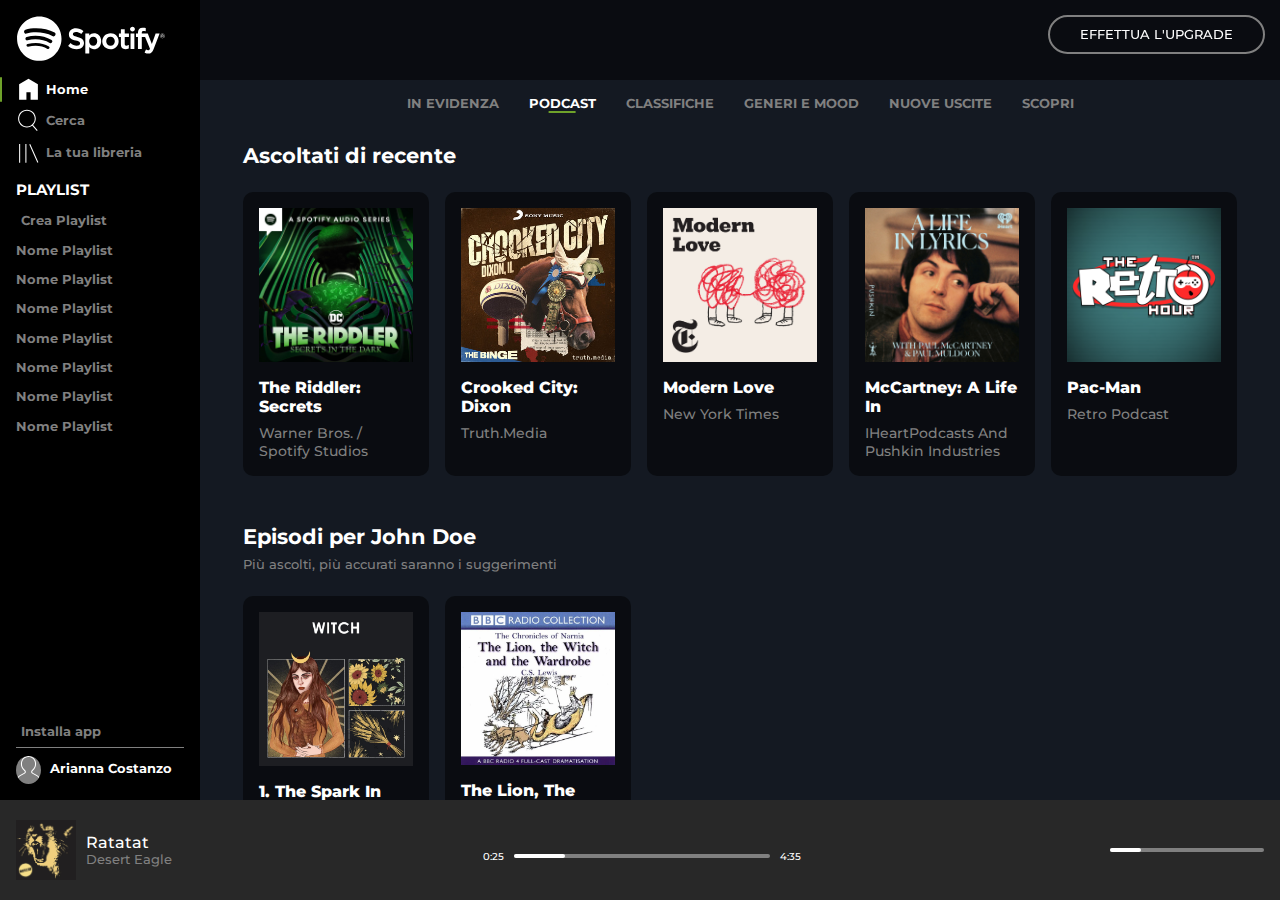
<file: podcast.html>
<!DOCTYPE html>
<html lang="it">
<head>
    <meta charset="UTF-8">
    <meta name="viewport" content="width=device-width, initial-scale=1.0">
    <meta name="author" content="Arianna Costanzo">
    <meta name="description" content="Spotify">
    <title>Spotify</title>
    <!-- favicon -->
    <link rel="icon" href="img/favicon.ico">
    <!-- google fonts -->
    <link rel="preconnect" href="https://fonts.googleapis.com">
    <link rel="preconnect" href="https://fonts.gstatic.com" crossorigin>
    <link href="https://fonts.googleapis.com/css2?family=Montserrat:wght@400;500;600;700&display=swap" rel="stylesheet">
    <!-- fontawesome -->
    <link rel='stylesheet' href='https://cdnjs.cloudflare.com/ajax/libs/font-awesome/6.5.0/css/all.min.css' integrity='sha512-Avb2QiuDEEvB4bZJYdft2mNjVShBftLdPG8FJ0V7irTLQ8Uo0qcPxh4Plq7G5tGm0rU+1SPhVotteLpBERwTkw==' crossorigin='anonymous'>
    <!-- stile -->
    <link rel="stylesheet" href="stile/style.css">
    <link rel="stylesheet" href="stile/podcast.css">
    <link rel="stylesheet" href="stile/responsive.css">
    
</head>
<body>
    <!-- main division -->
    <div class="main-division">

        <!-- body content -->
        <div class="body-content">
          
            <!-- sidebar -->
             <div class="sidebar">
                 <div class="sidebar-content">
                    <div class="sidebar-header">
                        <img class="d-sm-none" src="img/logo-small.svg" alt="logo spotify" id="spotify-logo">
                        <img class="d-none d-sm-block" id="spotify-logo-large" src="img/logo.svg" alt="spotify-logo">
                    </div>

                    <!-- sidebar nav -->
                    <ul class="sidebar-nav">
                        <li class="selected-category-side">
                            <img src="img/home.svg" alt="home icon">
                            <span class="d-none d-sm-inline">Home</span>
                        </li>
                        <li>
                            <img src="img/search.svg" alt="search icon">
                            <span class="d-none d-sm-inline">Cerca</span>
                        </li>
                        <li>
                            <img src="img/libreria.svg" alt="librery icon">
                            <span class="d-none d-sm-inline">La tua libreria</span>
                        </li>
                    </ul>

                    <!-- playlist -->
                    <div class="playlists d-none d-sm-block">
                        <h3>Playlist</h3>
                        <ul>
                            <li>
                                <i class="fa-solid fa-square-plus"></i>
                                Crea Playlist
                            </li>
                            <li>Nome Playlist</li>
                            <li>Nome Playlist</li>
                            <li>Nome Playlist</li>
                            <li>Nome Playlist</li>
                            <li>Nome Playlist</li>
                            <li>Nome Playlist</li>
                            <li>Nome Playlist</li>
                        </ul>
                    </div>
                </div>

                <!-- sidebar footer -->
                <div class="sidebar-footer">
                    <div class="install">
                        <i class="fa-regular fa-circle-down"></i>
                        <span class="d-none d-sm-inline">Installa app</span>

                    </div>
                    <div class="separator d-none d-sm-block"></div>
                    <div class="user">
                        <div class="profile-pic">
                            <img src="img/profile.svg" alt="profile picture">
                        </div>
                        <span class="d-none d-sm-inline">Arianna Costanzo</span>
                        
                    </div>
                </div>
            </div>
            <!-- fine sidebar -->


            <!-- main content container -->
            <div class="main-content-container">

                <!-- header -->
                <header>
                    <span class="btn"><a href="#">effettua l'upgrade</a></span>
                </header>
                <!-- fine header -->

                <!-- main -->
                <main class="container">

                    <!-- main navbar -->
                    <ul class="main-navbar">
                        <li><a href="index.html">in evidenza</a></li>
                        <li class="active"><a href="#">podcast</a></li>
                        <li><a href="classifiche.html">classifiche</a></li>
                        <li><a href="generi_mood.html">generi e mood</a></li>
                        <li><a href="nuove_uscite.html">nuove uscite</a></li>
                        <li><a href="scopri.html">scopri</a></li>
                    </ul>

                    <!-- section recently played -->
                    <section class="recently played">
                        <h2>Ascoltati di recente</h2>
                        <div class="row">
                            <div class="podcast-col">
                                <div class="space">
                                    <figure class="main-img-container">
                                        <img src="img/the_riddler.jpg" alt="linkin park">
                                    </figure>
                                    <div class="card">
                                        <p>The Riddler: Secrets</p>
                                        <p>Warner Bros. / Spotify Studios</p>
                                    </div>
                                    <div class="play-btn-green">
                                        <i class="fa-regular fa-circle-play"></i>
                                    </div>
                                </div>
                            </div>
                            <div class="podcast-col">
                                <div class="space">
                                    <figure class="main-img-container">
                                        <img src="img/crooked_city.jpg" alt="linkin park">
                                    </figure>
                                    <div class="card">
                                        <p>Crooked City: Dixon</p>
                                        <p>truth.media</p>
                                    </div>
                                    <div class="play-btn-green">
                                        <i class="fa-regular fa-circle-play"></i>
                                    </div>
                                </div>
                            </div>
                            <div class="podcast-col">
                                <div class="space">
                                    <figure class="main-img-container">
                                        <img src="img/modern_love.jpeg" alt="linkin park">
                                    </figure>
                                    <div class="card">
                                        <p>Modern Love</p>
                                        <p>New York Times</p>
                                    </div>
                                    <div class="play-btn-green">
                                        <i class="fa-regular fa-circle-play"></i>
                                    </div>
                                </div>
                            </div>
                            <div class="podcast-col">
                                <div class="space">
                                    <figure class="main-img-container">
                                        <img src="img/mccartney.jpg" alt="linkin park">
                                    </figure>
                                    <div class="card">
                                        <p>McCartney: A Life in</p>
                                        <p>iHeartPodcasts and Pushkin Industries</p>
                                    </div>
                                    <div class="play-btn-green">
                                        <i class="fa-regular fa-circle-play"></i>
                                    </div>
                                </div>
                            </div>
                            <div class="podcast-col">
                                <div class="space">
                                    <figure class="main-img-container">
                                        <img src="img/retro.png" alt="linkin park">
                                    </figure>
                                    <div class="card">
                                        <p>Pac-man</p>
                                        <p>Retro Podcast</p>
                                    </div>
                                    <div class="play-btn-green">
                                        <i class="fa-regular fa-circle-play"></i>
                                    </div>
                                </div>
                            </div>
                            
                            
                            
                        </div>
                    </section>

                        <!-- section created for -->
                    <section class="created-for">
                        <h2>Episodi per John Doe</h2>
                        <p>Più ascolti, più accurati saranno i suggerimenti</p>
                        <div class="row">
                            <div class="podcast-col">
                                <div class="space">
                                    <figure class="main-img-container">
                                        <img src="img/witch.jpg" alt="linkin park">
                                    </figure>
                                    <div class="card">
                                        <p>1. The Spark in the Fire</p>
                                        <p>May 30 &#183; 29 min</p>
                                    </div>
                                    <div class="play-btn-green">
                                        <i class="fa-regular fa-circle-play"></i>
                                    </div>
                                </div>
                            </div>
                            <div class="podcast-col">
                                <div class="space">
                                    <figure class="main-img-container">
                                        <img src="img/lion.webp" alt="linkin park">
                                    </figure>
                                    <div class="card">
                                        <p>The Lion, The Witch and the Wardrobe</p>
                                        <p>June 12 &#183; 15 min</p>
                                    </div>
                                    <div class="play-btn-green">
                                        <i class="fa-regular fa-circle-play"></i>
                                    </div>
                                </div>
                            </div>
                        </div>

                        <!-- section most popular artists -->
                    </section>
                    <section class="most-popular">
                        <h2>Artisti più popolari</h2>
                        <p>Più ascolti, più accurati saranno i suggerimenti</p>
                        <div class="row">
                            <div class="podcast-col">
                                <div class="space">
                                    <figure class="main-img-container img-circle-container">
                                        <img src="img/bbc.avif" alt="linkin park">
                                    </figure>
                                    <div class="card">
                                        <p>BBC Podcast</p>
                                    </div>
                                    <div class="play-btn-green">
                                        <i class="fa-regular fa-circle-play"></i>
                                    </div>
                                </div>
                            </div>
                            <div class="podcast-col">
                                <div class="space">
                                    <figure class="main-img-container img-circle-container">
                                        <img src="img/retroa.png" alt="linkin park">
                                    </figure>
                                    <div class="card">
                                        <p>Retro Podcast</p>
                                    </div>
                                    <div class="play-btn-green">
                                        <i class="fa-regular fa-circle-play"></i>
                                    </div>
                                </div>
                            </div>
                        </div>
                    </section>

                </main>
                <!-- fine main -->

            </div> 
            <!-- fine main content container -->
        </div>

        <!-- footer -->
        <footer>

            <!-- footer left -->
            <div class="player-left">
                <div class="player-img">
                    <img src="img/ratatat.jpg" alt="ratatat album ">
                </div>
                <div class="player-song">
                    <p>Ratatat</p>
                    <p>Desert Eagle</p>
                </div>
                <div class="player-left-icons d-md-flex">
                    <i class="fa-regular fa-heart"></i>
                    <i class="fa-regular fa-folder"></i>
                </div>
            </div>

            <!-- footer central -->
            <div class="player-central">
                <div class="player-top">
                    <i class="fa-solid fa-shuffle"></i>
                    <i class="fa-solid fa-backward-step"></i>
                    <i class="fa-regular fa-circle-play"></i>
                    <i class="fa-solid fa-forward-step"></i>
                    <i class="fa-solid fa-rotate-right"></i>
                </div>
                <div class="player-bottom">
                    <span>0:25</span>
                    <div class="player-time"></div>
                    <span>4:35</span>
                </div>
            </div>

            <!-- footer right -->
            <div class="player-right">
                <i class="fa-solid fa-list"></i>
                <i class="fa-solid fa-display"></i>
                <i class="fa-solid fa-volume-high"></i>
                <div class="player-time player-volume"></div>
            </div>
        </footer>
        <!-- fine footer -->

    </div>
    <!-- fine main division -->
</body>
</html>
</file>
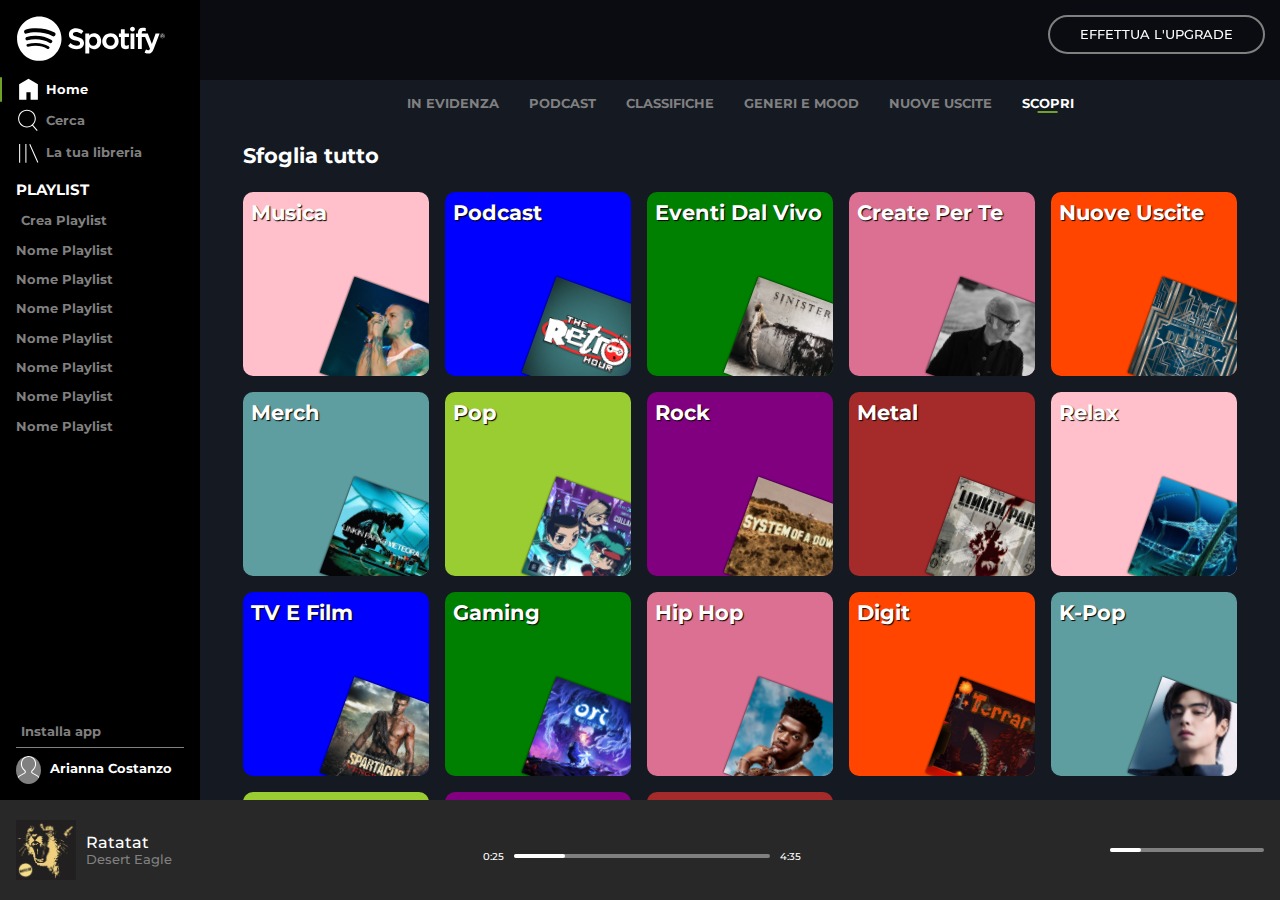
<file: scopri.html>
<!DOCTYPE html>
<html lang="it">
<head>
    <meta charset="UTF-8">
    <meta name="viewport" content="width=device-width, initial-scale=1.0">
    <meta name="author" content="Arianna Costanzo">
    <meta name="description" content="Spotify">
    <title>Spotify</title>
    <!-- favicon -->
    <link rel="icon" href="img/favicon.ico">
    <!-- google fonts -->
    <link rel="preconnect" href="https://fonts.googleapis.com">
    <link rel="preconnect" href="https://fonts.gstatic.com" crossorigin>
    <link href="https://fonts.googleapis.com/css2?family=Montserrat:wght@400;500;600;700&display=swap" rel="stylesheet">
    <!-- fontawesome -->
    <link rel='stylesheet' href='https://cdnjs.cloudflare.com/ajax/libs/font-awesome/6.5.0/css/all.min.css' integrity='sha512-Avb2QiuDEEvB4bZJYdft2mNjVShBftLdPG8FJ0V7irTLQ8Uo0qcPxh4Plq7G5tGm0rU+1SPhVotteLpBERwTkw==' crossorigin='anonymous'>
    <!-- stile -->
    <link rel="stylesheet" href="stile/style.css">
    <link rel="stylesheet" href="stile/scopri.css">
    <link rel="stylesheet" href="stile/responsive.css">
    
</head>
<body>
    <!-- main division -->
    <div class="main-division">

        <!-- body content -->
        <div class="body-content">
          
            <!-- sidebar -->
             <div class="sidebar">
                 <div class="sidebar-content">
                    <div class="sidebar-header">
                        <img class="d-sm-none" src="img/logo-small.svg" alt="logo spotify" id="spotify-logo">
                        <img class="d-none d-sm-block" id="spotify-logo-large" src="img/logo.svg" alt="spotify-logo">
                    </div>

                    <!-- sidebar nav -->
                    <ul class="sidebar-nav">
                        <li class="selected-category-side">
                            <img src="img/home.svg" alt="home icon">
                            <span class="d-none d-sm-inline">Home</span>
                        </li>
                        <li>
                            <img src="img/search.svg" alt="search icon">
                            <span class="d-none d-sm-inline">Cerca</span>
                        </li>
                        <li>
                            <img src="img/libreria.svg" alt="librery icon">
                            <span class="d-none d-sm-inline">La tua libreria</span>
                        </li>
                    </ul>

                    <!-- playlist -->
                    <div class="playlists d-none d-sm-block">
                        <h3>Playlist</h3>
                        <ul>
                            <li>
                                <i class="fa-solid fa-square-plus"></i>
                                Crea Playlist
                            </li>
                            <li>Nome Playlist</li>
                            <li>Nome Playlist</li>
                            <li>Nome Playlist</li>
                            <li>Nome Playlist</li>
                            <li>Nome Playlist</li>
                            <li>Nome Playlist</li>
                            <li>Nome Playlist</li>
                        </ul>
                    </div>
                </div>

                <!-- sidebar footer -->
                <div class="sidebar-footer">
                    <div class="install">
                        <i class="fa-regular fa-circle-down"></i>
                        <span class="d-none d-sm-inline">Installa app</span>

                    </div>
                    <div class="separator d-none d-sm-block"></div>
                    <div class="user">
                        <div class="profile-pic">
                            <img src="img/profile.svg" alt="profile picture">
                        </div>
                        <span class="d-none d-sm-inline">Arianna Costanzo</span>
                        
                    </div>
                </div>
            </div>
            <!-- fine sidebar -->


            <!-- main content container -->
            <div class="main-content-container">

                <!-- header -->
                <header>
                    <span class="btn"><a href="#">effettua l'upgrade</a></span>
                </header>
                <!-- fine header -->

                <!-- main -->
                <main class="container">

                    <!-- main navbar -->
                    <ul class="main-navbar">
                        <li><a href="index.html">in evidenza</a></li>
                        <li><a href="podcast.html">podcast</a></li>
                        <li><a href="classifiche.html">classifiche</a></li>
                        <li><a href="generi_mood.html">generi e mood</a></li>
                        <li><a href="nuove_uscite.html">nuove uscite</a></li>
                        <li  class="active"><a href="#">scopri</a></li>
                    </ul>

                
                    <!-- section sfoglia tutto -->
                    <section>
                        <h2>Sfoglia tutto</h2>
                        <div class="row">
                            <div class="scopri-col">
                                <h2>Musica</h2>
                                <figure>
                                    <img class="weird-img" src="img/chester.jpg" alt="">
                                </figure>
                            </div>
                            <div class="scopri-col">
                                <h2>Podcast</h2>
                                <figure>
                                    <img class="weird-img" src="img/retro.png" alt="">
                                </figure>
                            </div>
                            <div class="scopri-col">
                                <h2>Eventi dal vivo</h2>
                                <figure>
                                    <img class="weird-img" src="img/sinister.jpeg" alt="">
                                </figure>
                            </div>
                            <div class="scopri-col">
                                <h2>Create per te</h2>
                                <figure>
                                    <img class="weird-img" src="img/einaudi.jpeg" alt="">
                                </figure>
                            </div>
                            <div class="scopri-col">
                                <h2>Nuove uscite</h2>
                                <figure>
                                    <img class="weird-img" src="img/youg.jpeg" alt="">
                                </figure>
                            </div>
                            <div class="scopri-col">
                                <h2>Merch</h2>
                                <figure>
                                    <img class="weird-img" src="img/linkin_park2.jpg" alt="">
                                </figure>
                            </div>
                            <div class="scopri-col">
                                <h2>Pop</h2>
                                <figure>
                                    <img class="weird-img" src="img/pixel_terror.jpg" alt="">
                                </figure>
                            </div>
                            <div class="scopri-col">
                                <h2>Rock</h2>
                                <figure>
                                    <img class="weird-img" src="img/soad.jpg" alt="">
                                </figure>
                            </div>
                            <div class="scopri-col">
                                <h2>Metal</h2>
                                <figure>
                                    <img class="weird-img" src="img/linkin_park.jpg" alt="">
                                </figure>
                            </div>
                            <div class="scopri-col">
                                <h2>Relax</h2>
                                <figure>
                                    <img class="weird-img" src="img/indie.webp" alt="">
                                </figure>
                            </div>
                            <div class="scopri-col">
                                <h2>TV e film</h2>
                                <figure>
                                    <img class="weird-img" src="img/tv.jpg" alt="">
                                </figure>
                            </div>
                            <div class="scopri-col">
                                <h2>Gaming</h2>
                                <figure>
                                    <img class="weird-img" src="img/ori.jpg" alt="">
                                </figure>
                            </div>
                            <div class="scopri-col">
                                <h2>Hip Hop</h2>
                                <figure>
                                    <img class="weird-img" src="img/hiphop.jpg" alt="">
                                </figure>
                            </div>
                            <div class="scopri-col">
                                <h2>Digit</h2>
                                <figure>
                                    <img class="weird-img" src="img/digit.jpg" alt="">
                                </figure>
                            </div>
                            <div class="scopri-col">
                                <h2>K-pop</h2>
                                <figure>
                                    <img class="weird-img" src="img/cha.jpg" alt="">
                                </figure>
                            </div>
                            <div class="scopri-col">
                                <h2>Anime</h2>
                                <figure>
                                    <img class="weird-img" src="img/anime.jpg" alt="">
                                </figure>
                            </div>
                            <div class="scopri-col">
                                <h2>Fantasy</h2>
                                <figure>
                                    <img class="weird-img" src="img/fantasy.png" alt="">
                                </figure>
                            </div>
                            <div class="scopri-col">
                                <h2>Netflix</h2>
                                <figure>
                                    <img class="weird-img" src="img/netflix.jpg" alt="">
                                </figure>
                            </div>
                        </div>
                    </section>

                    

                </main>
                <!-- fine main -->

            </div> 
            <!-- fine main content container -->
        </div>

        <!-- footer -->
        <footer>

            <!-- footer left -->
            <div class="player-left">
                <div class="player-img">
                    <img src="img/ratatat.jpg" alt="ratatat album ">
                </div>
                <div class="player-song">
                    <p>Ratatat</p>
                    <p>Desert Eagle</p>
                </div>
                <div class="player-left-icons d-md-flex">
                    <i class="fa-regular fa-heart"></i>
                    <i class="fa-regular fa-folder"></i>
                </div>
            </div>

            <!-- footer central -->
            <div class="player-central">
                <div class="player-top">
                    <i class="fa-solid fa-shuffle"></i>
                    <i class="fa-solid fa-backward-step"></i>
                    <i class="fa-regular fa-circle-play"></i>
                    <i class="fa-solid fa-forward-step"></i>
                    <i class="fa-solid fa-rotate-right"></i>
                </div>
                <div class="player-bottom">
                    <span>0:25</span>
                    <div class="player-time"></div>
                    <span>4:35</span>
                </div>
            </div>

            <!-- footer right -->
            <div class="player-right">
                <i class="fa-solid fa-list"></i>
                <i class="fa-solid fa-display"></i>
                <i class="fa-solid fa-volume-high"></i>
                <div class="player-time player-volume"></div>
            </div>
        </footer>
        <!-- fine footer -->

    </div>
    <!-- fine main division -->
</body>
</html>
</file>
<file: stile/responsive.css>
@media screen and (min-width:623px) {

    /*-------------- 
        sidebar 
     --------------*/

    /* la sidebar diventa più grande */
    .sidebar {
        padding: 1rem;
        width: 200px;
    }
  
    .d-sm-none {
        display: none;
    }
 
    .d-sm-block {
        display: block;
    }

    .d-sm-inline {
        display: inline;
    }

    
    /* nel footer il testo si allinea a sinistra */


    .sidebar-footer {
        text-align: left; 
    }

    .profile-pic {
        margin-top: 0;
    }

    /* appare la striscia verde */

    .selected-category-side::before {
        content: '';
        background-color: #6fa22a;
        height: 100%;
        position: absolute;
        left: -1rem;
        top: 0;
        width: 2px;
        border-radius: 2px;
    }

    
}

@media screen and (min-width:783px) {

    /* gli album si dispongo in 4 per riga */

    .col {
        flex-basis: 25%;
    }

    /* -------------ALTRE PAGINE-----------------------*/

    /* podcast */

    .podcast-col {
        flex-basis: calc(100% / 3);
    }

    /* classifiche */

    .classifiche-col {
        flex-basis: calc(100% / 3);
    }

    /* generi e mood */

    .generi-mood-col {
        flex-basis: calc(100% / 3);
    }

    /* nuove uscite */

    .nuove-uscite-col {
        flex-basis: calc(100% / 3);
    }

    /* scopri */

    .scopri-col {
        flex-basis: calc(100% / 3 - 1rem);
    }

    /* -------------FINE ALTRE PAGINE-----------------------*/

    /* l'immagine del footer diventa più grande */

    .player-img {
        width: 50px;
    }

    /* il font aumenta */

    footer {
        font-size: .9rem;
    }

    .player-song p:nth-of-type(2) {
        font-size: .7rem;
    }

    .d-md-flex {
        display: flex;
    }
    
    /* nel player centrale c'è più gap */
    .player-top {
        gap: 30px;
    }

    .player-top .fa-circle-play {
        font-size: 1.7rem;
    }

    
}


@media screen and (min-width:992px) {
    /* ------------- ALTRE PAGINE-----------------------*/

    .podcast-col {
        flex-basis: calc(100% / 4);
    }

    .scopri-col {
        flex-basis: calc(100% / 4 - 1rem);
    }

    .nuove-uscite-col {
        flex-basis: calc(100% / 4);
    }

    .generi-mood-col {
        flex-basis: calc(100% / 4);
    }

    .classifiche-col {
        flex-basis: calc(100% / 4);
    }

    /* -------------FINE ALTRE PAGINE-----------------------*/
}




@media screen and (min-width:1250px) {

    /* gli album si dispongo in 6 per riga */

    .col {
        flex-basis: calc(100% / 6);
    }

    /* -------------ALTRE PAGINE-----------------------*/

    /* podcast */

    .podcast-col {
        flex-basis: calc(100% / 5);
    }

    /* nuove uscite */

    .nuove-uscite-col {
        flex-basis: calc(100% / 5);
    }

    .classifiche-col {
        flex-basis: calc(100% / 5);
    }

    .generi-mood-col {
        flex-basis: calc(100% / 5);
    }

    /* scopri */

    .scopri-col {
        flex-basis: calc(100% / 5 - 1rem);
    }

    /* -------------FINE ALTRE PAGINE-----------------------*/

    /* l'immagine del footer diventa più grande */

    .player-img {
        width: 60px;
    }

    /* il font aumenta */

    footer {
        font-size: 1rem;
    }

    .player-song p:nth-of-type(2) {
        font-size: .8rem;
    }

    /* c'è un po' di spaziamento tra le icone e la canzone */

    .player-left-icons {
        margin-left: 2rem;
    }

    /* nel player centrale c'è più gap */

    .player-top {
        gap: 30px;
    }

    /* nel player centrale le icone sono più grandi */

    .player-top .fa-circle-play {
        font-size: 1.9rem;
    }

    .player-top .fa-circle-play:hover {
        scale: 1.2;
    }
    
    .player-top .fa-circle-play:active {
        scale: 1.1;
    }
    


    /* c'è più spaziamento tra le icone di destra */

    .player-right {
        gap: 20px;
    }
    
}

@media screen and (min-width:1500px) {
    /* ------------- ALTRE PAGINE-----------------------*/
    .podcast-col {
        flex-basis: calc(100% / 6);
    }

    /* nuove uscite */

    .nuove-uscite-col {
        flex-basis: calc(100% / 7);
    }

    .generi-mood-col {
        flex-basis: calc(100% / 7);
    }

    .scopri-col {
        flex-basis: calc(100% / 6 - 1rem);
    }

    .classifiche-col {
        flex-basis: calc(100% / 7);
    }

    /* -------------FINE ALTRE PAGINE-----------------------*/
}
</file>
<file: stile/classifiche.css>
.classifiche-col {
    display: flex;
    padding:  0.5rem;
    flex-basis: 50%;
    text-align: left;
    cursor: pointer;
}

.space {
    padding: 1.5rem;
    background-color: #0f131a;
    border-radius: 10px;
    position: relative;
}



.like {
    position: absolute;
    right: 19%;
    bottom: 12%;
    font-size: 1.5rem;
    
}

.like i:nth-of-type(1) {
    position: absolute;
    top: 0;
    left: 0;
}

.like:hover i:nth-of-type(1) {
    opacity: 0;
}

.like i:nth-of-type(2) {
    opacity: 0;
    position: absolute;
    top: 0;
    left: 0;
    transition: color ease .5s;
}

.like:hover i:nth-of-type(2) {
    opacity: 1;
    color: rgb(31, 177, 31);
}

.like:hover i:nth-of-type(2):active {
    scale: 1.2;
}


.classifiche-col figure {
    box-shadow: 0 0 10px black;
}

.classifiche-col:hover .space {
    background-color: #1a222e;
    box-shadow: 0px 1px 2px black;
}
</file>
<file: stile/generi_mood.css>
.generi-mood-col {
    display: flex;
    padding:  0.5rem;
    flex-basis: 50%;
    text-align: left;
}

.space {
    background-color: rgba(0, 0, 0, 0.5);
    padding: 1rem;
    border-radius: 10px;
    position: relative;
    cursor: pointer;
}

.play-btn-green {
    position: absolute;
    top: 0;
    right: 0;
    left: 0;
    bottom: 0;
    font-size: 3rem;
    color: rgb(31, 177, 31);
    justify-content: center;
    align-items: center;
    display: flex;
    opacity: 0;
    transition: all ease-in .3s;
}


.space:hover {
    background-color: rgba(100, 99, 99, 0.158);
}

.space:hover .play-btn-green {
    opacity: 1;
    transform: translateY(-10px);
}

.play-btn-green i {
    text-shadow: 0 0 2px black;
}

.play-btn-green i:hover {
    scale: 1.1;
}

.img-circle-container ~ .play-btn-green {
    justify-content: center;
    align-items: center;
    padding: 0;
}
</file>
<file: stile/nuove_uscite.css>
.nuove-uscite-col {
    display: flex;
    padding:  0.5rem;
    flex-basis: 50%;
}

.space {
    background-color: rgba(0, 0, 0, 0.5);
    padding: 1rem;
    border-radius: 10px;
    position: relative;
    cursor: pointer;
}

.play-btn-green {
    position: absolute;
    top: 0;
    right: 0;
    left: 0;
    bottom: 0;
    font-size: 3rem;
    color: rgb(31, 177, 31);
    justify-content: center;
    align-items: center;
    display: flex;
    opacity: 0;
    transition: all ease-in .3s;
}


.space:hover {
    background-color: rgba(100, 99, 99, 0.158);
}

.space:hover .play-btn-green {
    opacity: 1;
    transform: translateY(-10px);
}

.play-btn-green i {
    text-shadow: 0 0 2px black;
}

.play-btn-green i:hover {
    scale: 1.1;
}

.img-circle-container ~ .play-btn-green {
    justify-content: center;
    align-items: center;
    padding: 0;
}
</file>
<file: stile/podcast.css>
.podcast-col {
    display: flex;
    padding:  0.5rem;
    flex-basis: 50%;
}

.space {
    background-color: rgba(0, 0, 0, 0.5);
    padding: 1rem;
    border-radius: 10px;
    position: relative;
    cursor: pointer;
}

.card {
    text-align: left;
}

.play-btn-green {
    position: absolute;
    top: 0;
    right: 0;
    left: 0;
    bottom: 0;
    font-size: 3rem;
    color: rgb(31, 177, 31);
    justify-content: center;
    align-items: center;
    display: flex;
    opacity: 0;
    transition: all ease-in .3s;
}




.space:hover {
    background-color: rgba(100, 99, 99, 0.158);
}

.space:hover .play-btn-green {
    opacity: 1;
    transform: translateY(-10px);
}

.play-btn-green i {
    text-shadow: 0 0 2px black;
}

.play-btn-green i:hover {
    scale: 1.1;
}

.img-circle-container ~ .play-btn-green {
    justify-content: center;
    align-items: center;
    padding: 0;
}
</file>
<file: stile/scopri.css>
.scopri-col {
    text-align: left;
    border-radius: 10px;
    flex-basis: calc(50% - 1rem);
    position: relative;
    overflow: hidden;
    margin: .5rem;
    padding:  0.5rem;
    display: flex;
    flex-direction: column;  
    cursor: pointer; 
    text-shadow: 1px 1px 1px black;
    transition: scale ease .3s;
}

.scopri-col:hover {
    scale: 1.05;
}

.scopri-col h2 {
    height: 50px;
}

/* cambio colore */

.scopri-col:nth-of-type(1) {
    background-color: pink;
}
.scopri-col:nth-of-type(2) {
    background-color: blue;
}
.scopri-col:nth-of-type(3) {
    background-color: green;
}
.scopri-col:nth-of-type(4) {
    background-color: palevioletred;
}
.scopri-col:nth-of-type(5) {
    background-color: orangered;
}
.scopri-col:nth-of-type(6) {
    background-color: cadetblue;
}
.scopri-col:nth-of-type(7) {
    background-color: yellowgreen;
}
.scopri-col:nth-of-type(8) {
    background-color: purple;
}
.scopri-col:nth-of-type(9) {
    background-color: brown;
}
.scopri-col:nth-of-type(10) {
    background-color: pink;
}
.scopri-col:nth-of-type(11) {
    background-color: blue;
}
.scopri-col:nth-of-type(12) {
    background-color: green;
}
.scopri-col:nth-of-type(13) {
    background-color: palevioletred;
}
.scopri-col:nth-of-type(14) {
    background-color: orangered;
}
.scopri-col:nth-of-type(15) {
    background-color: cadetblue;
}
.scopri-col:nth-of-type(16) {
    background-color: yellowgreen;
}
.scopri-col:nth-of-type(17) {
    background-color: purple;
}
.scopri-col:nth-of-type(18) {
    background-color: brown;
}


figure {
    margin: 0 auto;
    width: 60%;
    position: relative;
    margin-top: 1rem;
    right: -29%;
    bottom: -15%;
    
}

.weird-img {
    transform: rotate(20deg);
    filter: drop-shadow(0px 0px 1px black);
}
</file>
<file: stile/style.css>
/* variables */

:root {
    --footer-height: 100px;
    --green: #6fa22a;
}


/* css reset */

* {
    margin: 0;
    padding: 0;
    box-sizing: border-box;
}


/* generics */

body {
    font-family: 'Montserrat', sans-serif;
    color: white;
    font-weight: 500;
}

img {
    display: block;
    max-width: 100%;
}

ul {
    padding: 0;
    margin: 0;
    list-style-type: none;
}

a {
    color: white;
    text-decoration: none;
}

section {
    margin-top: 1.5rem;
}



/* utils */

.container {
    max-width: 92%;
    margin: 0 auto;
}

.d-none {
    display: none;
}


/* custom scrollbar */

::-webkit-scrollbar {
    width: 10px;
  }
  
  ::-webkit-scrollbar-track {
    background: rgba(0, 0, 0, 0.5); 
  }
   
  ::-webkit-scrollbar-thumb {
    background: #282828; 
    border-radius: 5px;
  }
  
  ::-webkit-scrollbar-thumb:hover {
    background: #555; 
  }



/*------------------
        body content
 --------------------*/

/* contenitore di tutto il contenuto */

.main-division {
    display: flex;
    flex-direction: column;
    height: 100vh;
}


/* aside, header e main content */

.body-content {
    background-color: #141922;
    display: flex;
    flex-grow: 1;
    overflow: hidden;
}



/*------------------
        sidebar
 --------------------*/

.sidebar {
    background-color: black;
    flex-shrink: 0;
    padding: 0.8rem;
    display: flex;
    flex-direction: column;
    justify-content: space-between;
    color: grey;
    font-size: .8rem;
    font-weight: bold;
    
}

.sidebar img {
    width: 25px;
}

#spotify-logo {
    width: 25px;
}

#spotify-logo-large {
    width: 150px;
}

.sidebar-nav {
    margin: 1rem 0;
    
}

.sidebar-nav li {
    margin: .4rem 0;
    display: flex;
    align-items: center;
    gap: 5px;
    cursor: pointer;
    
}



.selected-category-side {
    color: white;
    position: relative;
}




/* playlists */



.playlists h3{
    color: white;
    text-transform: uppercase;
    margin-bottom: .5rem;
}



.playlists ul li:first-child {
    display: flex;
    align-items: center;
    gap: 5px;
}

.playlists li {
    margin: .9rem 3rem .9rem 0;
    cursor: pointer;
}

.playlists li:not(:first-child) {
    margin-right: 4rem;
}

.playlists i {
    font-size: 2rem;
}


.sidebar-footer {
    text-align: center;
    width: 100%;
    cursor: pointer;
    
}

.sidebar-footer span {
    margin-left: 5px;
}

.separator {
    height: 1px;
    width: 100%;
    background-color: grey;
    margin: 0.5rem 0;
}

.profile-pic {
    margin-top: 1rem;
    display: inline-block;
    vertical-align: middle;
    
}

.profile-pic img {
    background-color: grey;
    border-radius: 50%;
}

.user span {
    color: white;
}

.sidebar span:hover {
    color: white;
}

.sidebar li:hover {
    color: white;
}

.install:hover {
    color: white;
}

/*------------------
       fine sidebar
 --------------------*/
 


/* container che racchiude header e main content con playlist */

.main-content-container {
   flex-grow: 1;
   overflow-y: auto;
    
}


/*------------------
      header
 --------------------*/

header {
    background-color: rgba(0, 0, 0, 0.5);
    height: 80px;
    position: sticky;
    top: 0;
    left: 0;
    right: 0;
    z-index: 1;
}

.btn {
    text-transform: uppercase;
    font-size: .8rem;
    border: 2px solid grey;
    padding: 10px 30px;
    border-radius: 50px;
    position: absolute;
    right: 15px;
    top: 15px;
    cursor: pointer;
}

.btn:hover {
    scale: 1.1;
}

.btn:active {
    scale: 1;
}

/*------------------
       fine header
 --------------------*/



 /*------------------
       main
 --------------------*/

main {
    max-width: 100%;
    height: 100%;
}

/* main navbar */

.main-navbar {
    display: flex;
    justify-content: center;
    flex-wrap: wrap;
    gap: 30px;
    text-transform: uppercase;
    font-size: .8rem;
    padding: 0.5rem;
    margin-top: .5rem;
    
}


.main-navbar a {
    margin-top: 1rem;
    color: grey;
    font-weight: 700;
}

.main-navbar a:hover {
    color: white;
}

.main-navbar .active {
    position: relative;
}

.active a {
    color: white;
}

.main-navbar .active::after {
    content: '';
    height: 2px;
    width: 40%;
    position: absolute;
    left: 50%;
    top: 100%;
    transform: translateX(-50%);
    background-color: var(--green);
}


/* main sections */

section h2{
    font-size: 1.3rem;
}

.row {
    display: flex;
    flex-wrap: wrap;
    margin-top: 1rem;
    margin: 1rem -0.5rem;
    text-align: center;
    text-transform: capitalize;
    padding-bottom: 1rem;
}


.col {
    flex-basis: 50%;
    padding:  0.5rem;
    
}

.card p:nth-of-type(1) {
    font-weight: 800;
    margin-top: 1rem;
}

.card p:nth-of-type(2) {
    color: grey;
    font-size: .9rem;
    margin-top: 0.5rem;
}

figure {
    position: relative;
    cursor: pointer;
}

.play-btn {
    background-color: rgba(0, 0, 0, 0.5);
    font-size: 3rem;
    position: absolute;
    top: 0;
    left: 0;
    right: 0;
    bottom: 0;
    display: none;
    justify-content: center;
    align-items: center;
}

section figure:hover .play-btn {
    display: flex;
}



/* section recently played */

#img-division-container {
    display: flex;
    flex-wrap: wrap;
}


#img-division-container img {
    max-width: 50%;
}


/* section created for */

section > p {
    color: grey;
    font-size: .8rem;
    margin-top: .5rem;
}

/* section most popular */

.img-circle-container {
    border-radius: 50%;
    overflow: hidden;
}

.most-popular {
    padding-bottom: 2rem;
}


 /*------------------
       fine main
 --------------------*/




/*------------------
        footer 
 --------------------*/

footer {
    background-color: #282828;
    height: var(--footer-height);
    flex-shrink: 0;
    display: flex;
    justify-content: space-between;
    align-items: center;
    padding: 0 1rem;
    font-size: .8rem;
    
}

footer i {
    cursor: pointer;
}


/* player left */

.player-left {
    display: flex;
    align-items: center;
    gap: 10px;
}

.player-img {
    width: 40px;
}

.player-song p:nth-of-type(2) {
    color: grey;
    font-size: .6rem;
    cursor: pointer;
}

.player-song p:nth-of-type(2):hover {
    color: white;
    text-decoration: underline;
}

.player-left-icons i {
    color: grey;
    display: block;
    margin: 5px;
}

.player-left-icons i:hover {
    color: white;
}


/* player central */

.player-top {
    padding-bottom: 0.4rem;
    display: flex;
    justify-content: center;
    align-items: center;
    gap: 20px;
}

.player-top i:hover, .player-right i:hover {
    text-shadow: 0px 0px 2px white;
}


.player-top .fa-circle-play {
    font-size: 1.5rem;
}

.player-top .fa-circle-play:hover {
    scale: 1.3;
}

.player-top .fa-circle-play:active {
    scale: 1.2;
}


.player-bottom {
    display: flex;
    padding-top: 0.4rem;
    font-size: .6rem;
    align-items: center;
    gap: 10px;
    
}


.player-time {
    background-color: grey;
    border-radius: 5px;
    height: 4px;
    width: 20vw;
    position: relative;
    cursor: pointer;
}


.player-time::before {
    content: '';
    position: absolute;
    left: 0;
    top: 0;
    background-color: white;
    width: 20%;
    height: 4px;
    border-radius: 5px;
}

.player-time::after{
    content: '';
    position: absolute;
    left: 18%;
    top: 50%;
    background-color: white;
    width: 12px;
    height: 12px;
    transform: translateY(-50%);
    border-radius: 50%;
    display: none;
}

.player-time:hover::after {
    display: block;
}



.player-time:hover::before {
    background-color: var(--green);
}


/* player right */

.player-right {
    display: flex;
    align-items: center;
    gap: 10px;
}

.player-volume {
    width: 12vw;
}




/*------------------
      fine footer 
 --------------------*/
</file>
